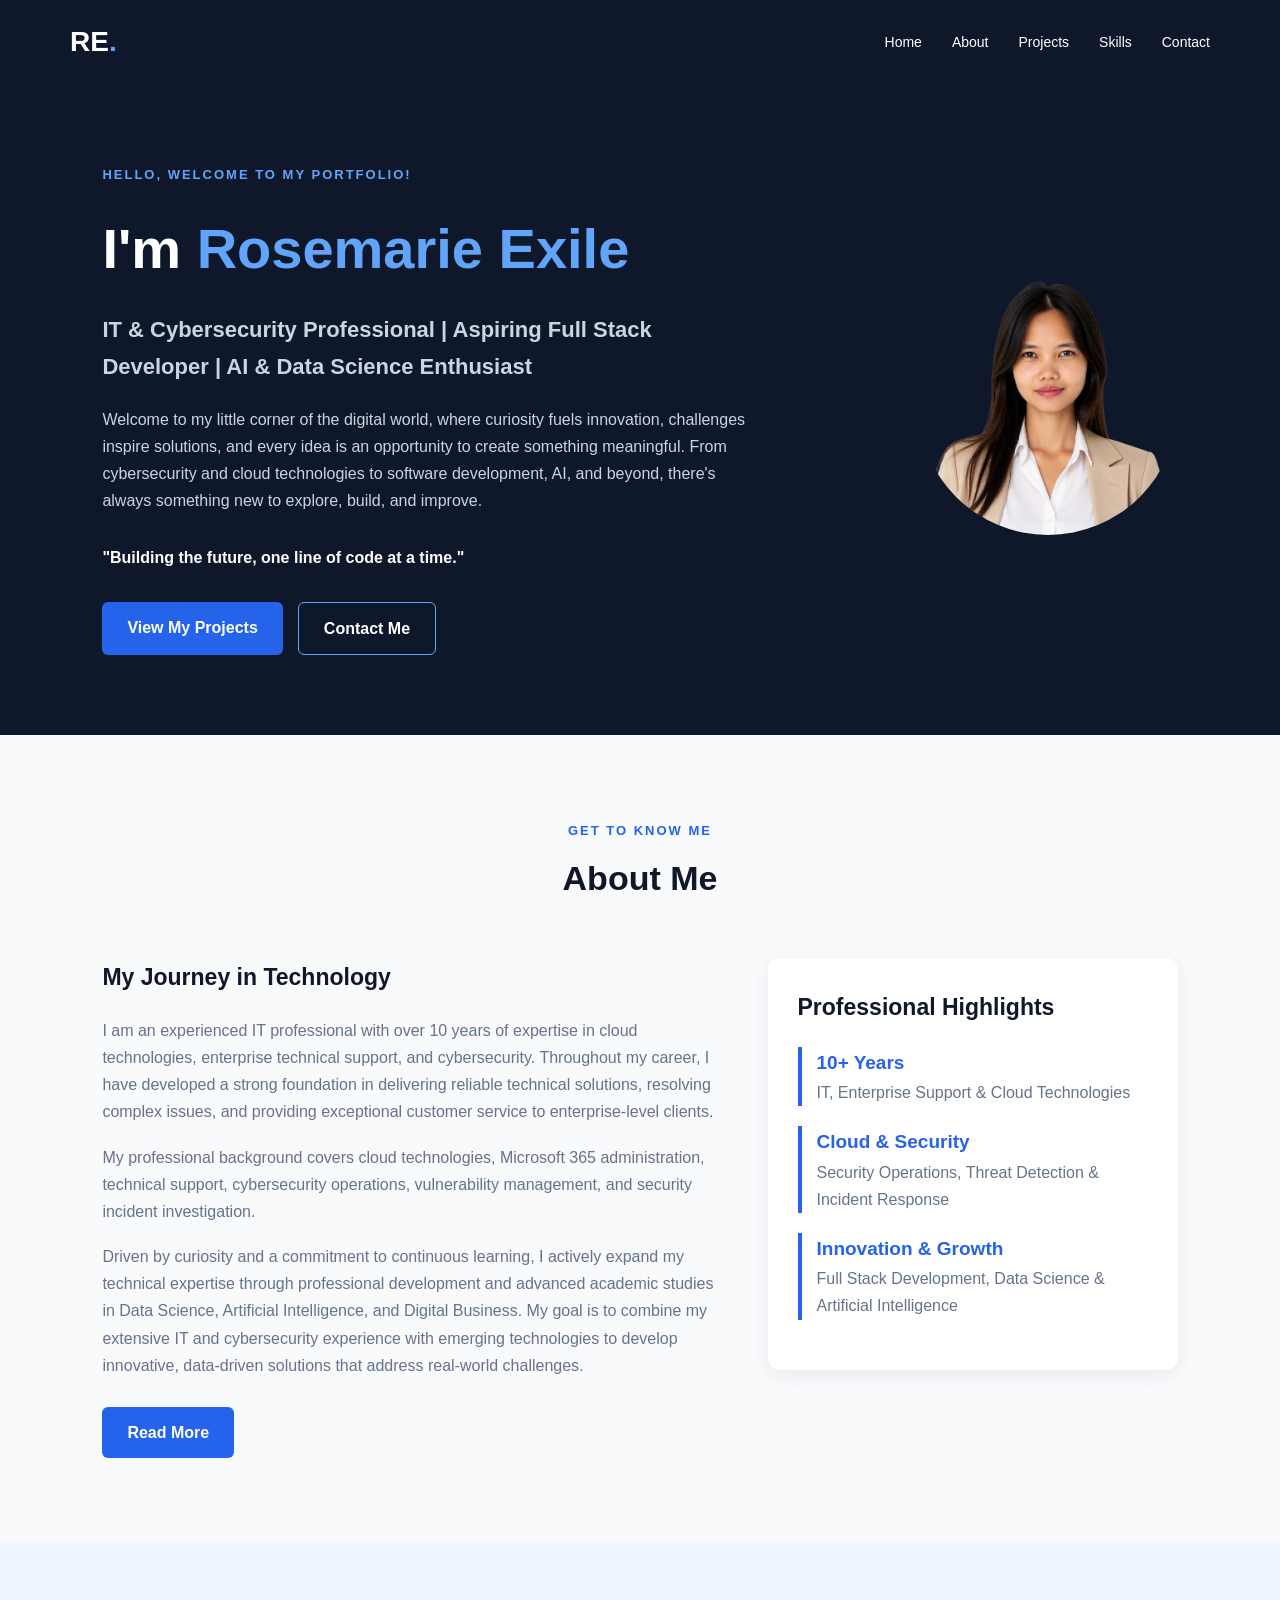
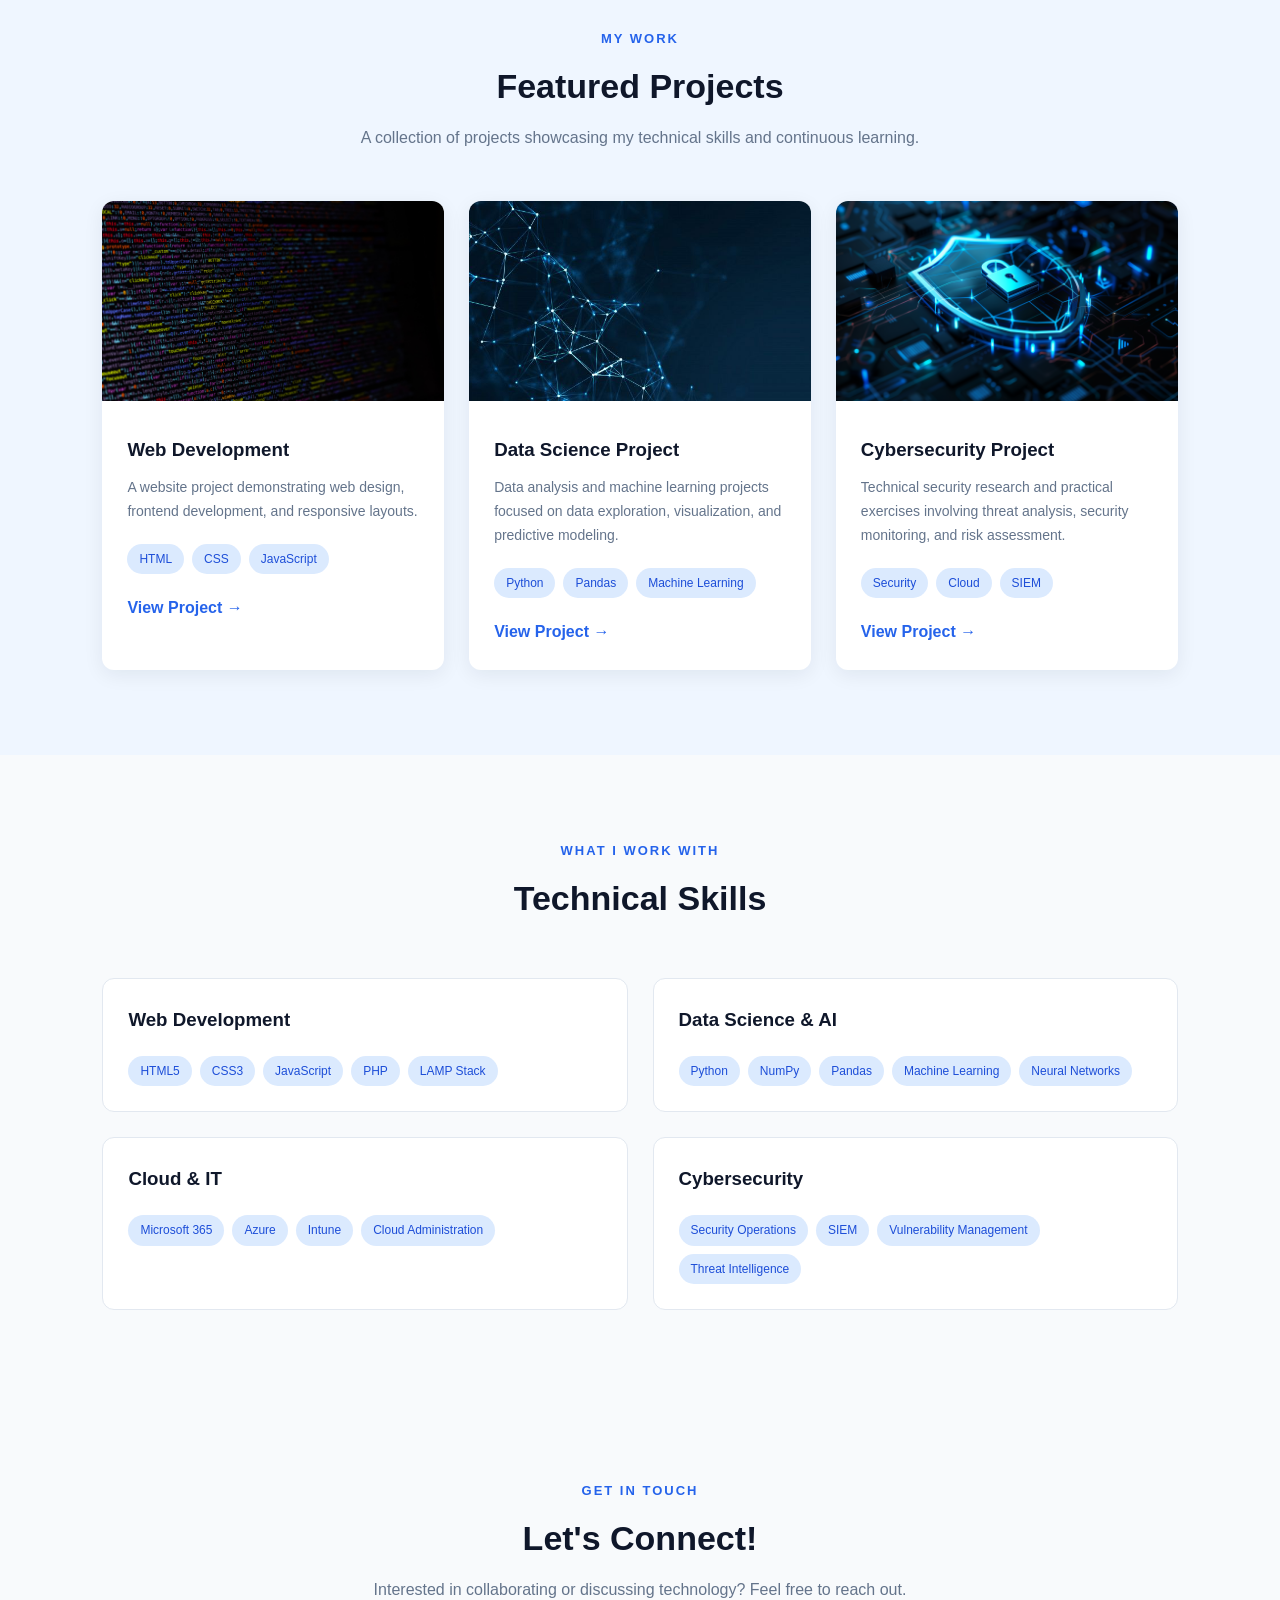
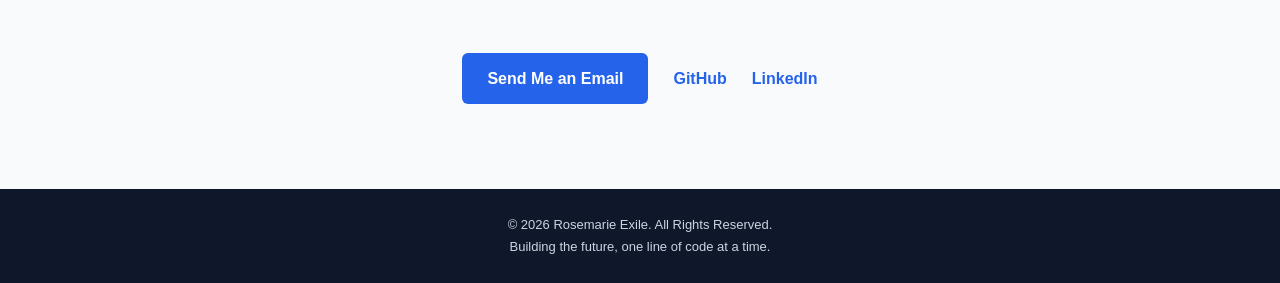
<file: index.html>
<!DOCTYPE html>
<html lang="en">
<head>
    <meta charset="UTF-8">
    <meta name="viewport" content="width=device-width, initial-scale=1.0">
    <meta name="description" content="Rosemarie Exile's professional portfolio showcasing development projects, technical skills, and experience.">

    <title>Rosemarie Exile | Portfolio</title>

    <link rel="stylesheet" href="style.css">
</head>

<body>

    <!-- NAVIGATION -->
    <header class="header">
        <nav class="navbar">
            <a href="#home" class="logo">RE<span>.</span></a>

            <ul class="nav-links">
                <li><a href="#home">Home</a></li>
                <li><a href="about.html">About</a></li>
                <li><a href="#projects">Projects</a></li>
                <li><a href="#skills">Skills</a></li>
                <li><a href="#contact">Contact</a></li>
            </ul>
        </nav>
    </header>

    <main>

        <!-- HOME / HERO SECTION -->
        <section id="home" class="hero">
            <div class="hero-content">
                <p class="greeting">HELLO, WELCOME TO MY PORTFOLIO!</p>

                <h1>I'm <span>Rosemarie Exile</span></h1>

                <h2>IT & Cybersecurity Professional | Aspiring Full Stack Developer 
                    | AI & Data Science Enthusiast</h2>

                <p class="hero-description">
                    Welcome to my little corner of the digital world, where curiosity 
                    fuels innovation, challenges inspire solutions, and every idea is an 
                    opportunity to create something meaningful. From cybersecurity and 
                    cloud technologies to software development, AI, and beyond, there's 
                    always something new to explore, build, and improve.
                </p>
                <p class="hero-motto"><strong>"Building the future, one line of code at a time."</strong></p>
                
                <div class="hero-buttons">
                    <a href="#projects" class="btn primary-btn">
                        View My Projects
                    </a>

                    <a href="#contact" class="btn secondary-btn">
                        Contact Me
                    </a>
                </div>
                
            </div>

            <div class="hero-image">
                <img src="images/profilepic.png" alt="Portrait of Rosemarie Exile">
            </div>
        </section>

        <!-- ABOUT SECTION -->
        <section id="about" class="section">
            <div class="section-heading">
                <p>GET TO KNOW ME</p>
                <h2>About Me</h2>
            </div>

            <div class="about-content">
                <div class="about-text">
                    <h3>My Journey in Technology</h3>

                    <p>
                        I am an experienced IT professional with over 10 years of expertise 
                        in cloud technologies, enterprise technical support, and 
                        cybersecurity. Throughout my career, I have developed a strong 
                        foundation in delivering reliable technical solutions, resolving 
                        complex issues, and providing exceptional customer service to 
                        enterprise-level clients.
                    </p>

                    <p>
                        My professional background covers cloud technologies, Microsoft 365 
                        administration, technical support, cybersecurity operations, 
                        vulnerability management, and security incident investigation.
                    </p>

                    <p>
                        Driven by curiosity and a commitment to continuous learning, 
                        I actively expand my technical expertise through professional 
                        development and advanced academic studies in Data Science, 
                        Artificial Intelligence, and Digital Business. My goal is to 
                        combine my extensive IT and cybersecurity experience with emerging 
                        technologies to develop innovative, data-driven solutions that 
                        address real-world challenges.
                    </p>

                    <a href="about.html" class="btn primary-btn">
                        Read More 
                    </a>
                </div>

                <div class="about-card">
                    <h3>Professional Highlights</h3>

                    <div class="highlight">
                        <h4>10+ Years</h4>
                        <p>IT, Enterprise Support & Cloud Technologies</p>
                    </div>

                    <div class="highlight">
                        <h4>Cloud & Security</h4>
                        <p>Security Operations, Threat Detection & Incident Response</p>
                    </div>

                    <div class="highlight">
                        <h4>Innovation & Growth</h4>
                        <p>Full Stack Development, Data Science & Artificial Intelligence</p>
                    </div>
                </div>
            </div>
        </section>

        <!-- PROJECTS SECTION -->
        <section id="projects" class="section projects-section">
            <div class="section-heading">
                <p>MY WORK</p>
                <h2>Featured Projects</h2>
                <span>
                    A collection of projects showcasing my technical skills
                    and continuous learning.
                </span>
            </div>

            <div class="project-grid">

                <article class="project-card">
                    <img src="images/web-dev.jpg" alt="Web development projects">

                    <div class="project-info">
                        <h3>Web Development</h3>
                        <p>
                            A website project demonstrating web design,
                            frontend development, and responsive layouts.
                        </p>

                        <div class="project-tags">
                            <span>HTML</span>
                            <span>CSS</span>
                            <span>JavaScript</span>
                        </div>

                        <a href="#" target="_blank" rel="noopener noreferrer">
                            View Project →
                        </a>
                    </div>
                </article>

                <article class="project-card">
                    <img src="images/data-science.jpg" alt="Data science project">

                    <div class="project-info">
                        <h3>Data Science Project</h3>
                        <p>
                            Data analysis and machine learning projects
                            focused on data exploration, visualization,
                            and predictive modeling.
                        </p>

                        <div class="project-tags">
                            <span>Python</span>
                            <span>Pandas</span>
                            <span>Machine Learning</span>
                        </div>

                        <a href="#" target="_blank" rel="noopener noreferrer">
                            View Project →
                        </a>
                    </div>
                </article>

                <article class="project-card">
                    <img src="images/cybersecurity.jpg" alt="Cybersecurity project">

                    <div class="project-info">
                        <h3>Cybersecurity Project</h3>
                        <p>
                            Technical security research and practical
                            exercises involving threat analysis,
                            security monitoring, and risk assessment.
                        </p>

                        <div class="project-tags">
                            <span>Security</span>
                            <span>Cloud</span>
                            <span>SIEM</span>
                        </div>

                        <a href="#" target="_blank" rel="noopener noreferrer">
                            View Project →
                        </a>
                    </div>
                </article>

            </div>
        </section>

        <!-- SKILLS SECTION -->
        <section id="skills" class="section">
            <div class="section-heading">
                <p>WHAT I WORK WITH</p>
                <h2>Technical Skills</h2>
            </div>

            <div class="skills-grid">

                <div class="skill-category">
                    <h3>Web Development</h3>
                    <div class="skill-list">
                        <span>HTML5</span>
                        <span>CSS3</span>
                        <span>JavaScript</span>
                        <span>PHP</span>
                        <span>LAMP Stack</span>
                    </div>
                </div>

                <div class="skill-category">
                    <h3>Data Science & AI</h3>
                    <div class="skill-list">
                        <span>Python</span>
                        <span>NumPy</span>
                        <span>Pandas</span>
                        <span>Machine Learning</span>
                        <span>Neural Networks</span>
                    </div>
                </div>

                <div class="skill-category">
                    <h3>Cloud & IT</h3>
                    <div class="skill-list">
                        <span>Microsoft 365</span>
                        <span>Azure</span>
                        <span>Intune</span>
                        <span>Cloud Administration</span>
                    </div>
                </div>

                <div class="skill-category">
                    <h3>Cybersecurity</h3>
                    <div class="skill-list">
                        <span>Security Operations</span>
                        <span>SIEM</span>
                        <span>Vulnerability Management</span>
                        <span>Threat Intelligence</span>
                    </div>
                </div>

            </div>
        </section>

        <!-- CONTACT SECTION -->
        <section id="contact" class="section contact-section">
            <div class="section-heading">
                <p>GET IN TOUCH</p>
                <h2>Let's Connect!</h2>

                <span>
                    Interested in collaborating or discussing technology?
                    Feel free to reach out.
                </span>
            </div>

            <div class="contact-links">
                <a href="mailto:your-email@example.com" class="btn primary-btn">
                    Send Me an Email
                </a>

                <a href="https://github.com/bluefirerose"
                   target="_blank"
                   rel="noopener noreferrer">
                    GitHub
                </a>

                <a href="https://www.linkedin.com/in/rosemarie-exile-169563162/"
                   target="_blank"
                   rel="noopener noreferrer">
                    LinkedIn
                </a>
            </div>
        </section>

    </main>

    <!-- FOOTER -->
    <footer class="footer">
        <p>© 2026 Rosemarie Exile. All Rights Reserved.</p>
        <p>Building the future, one line of code at a time.</p>
    </footer>

</body>
</html>
</file>
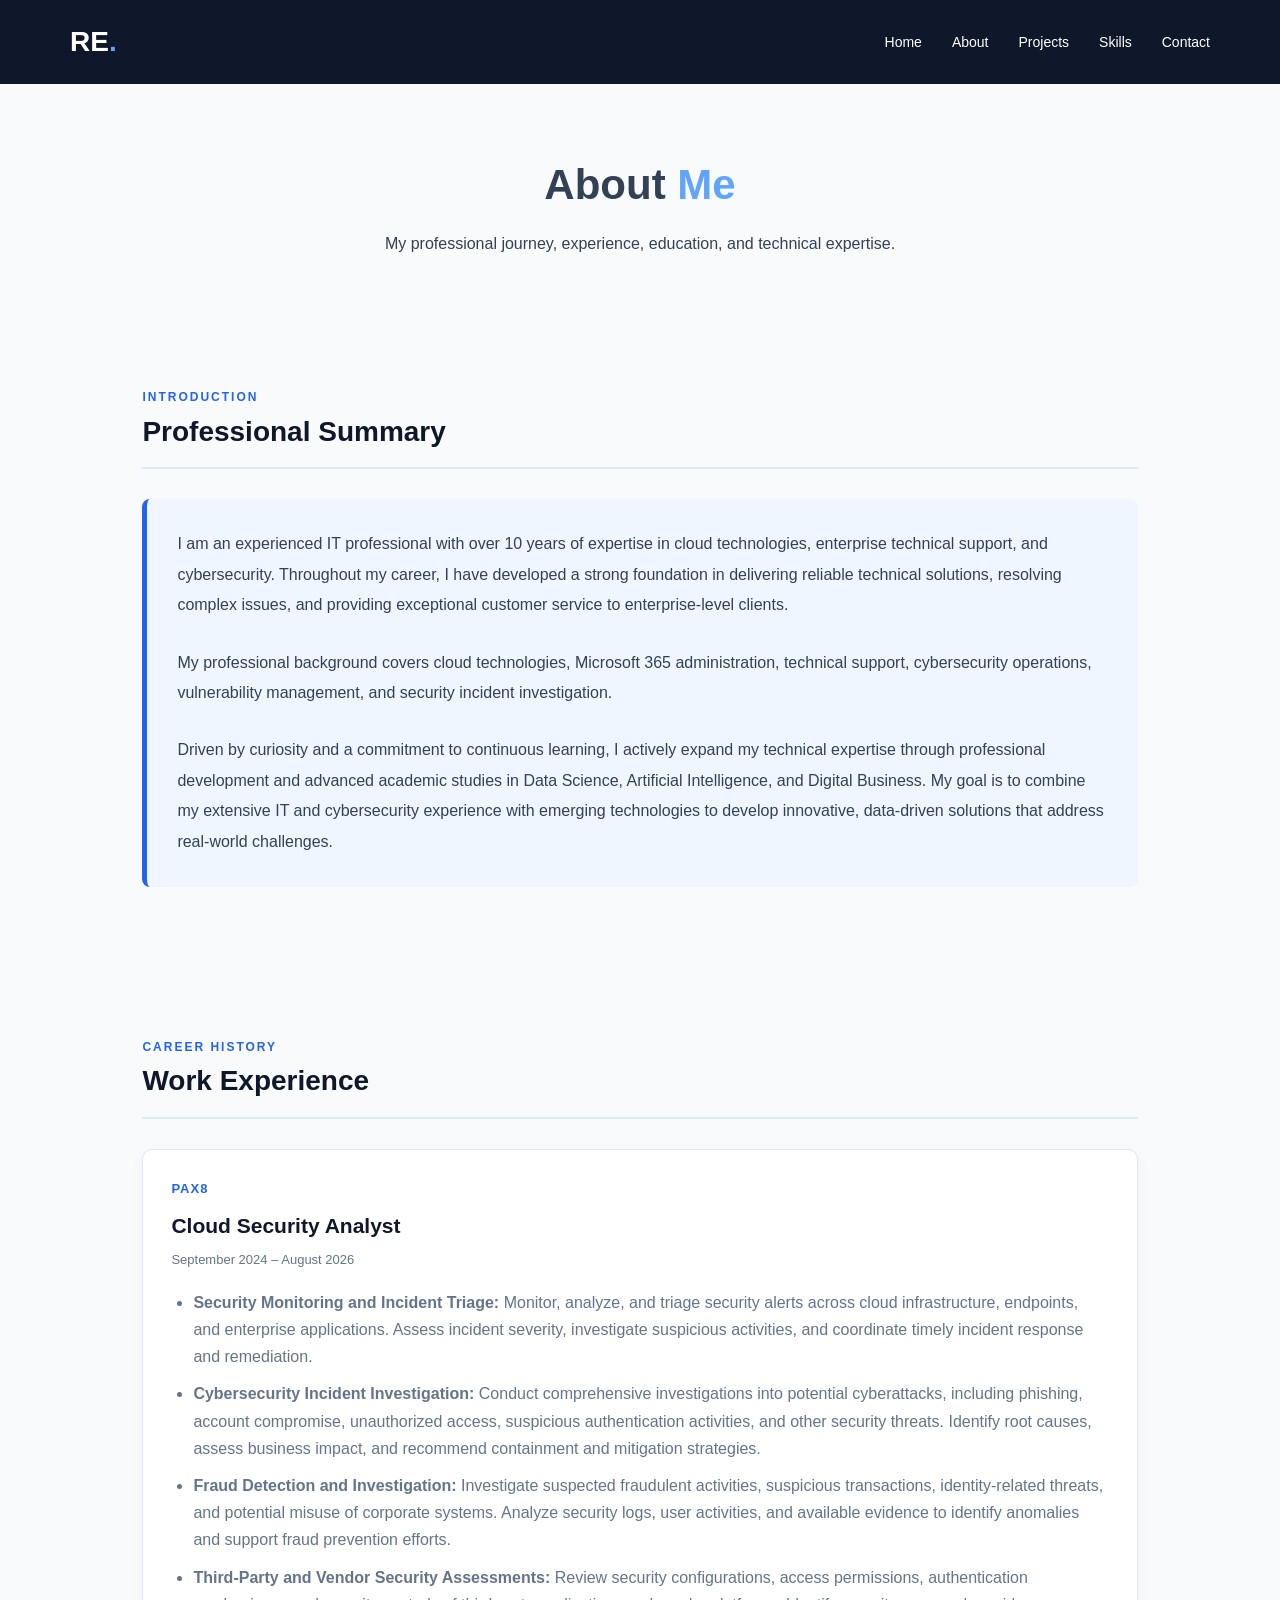
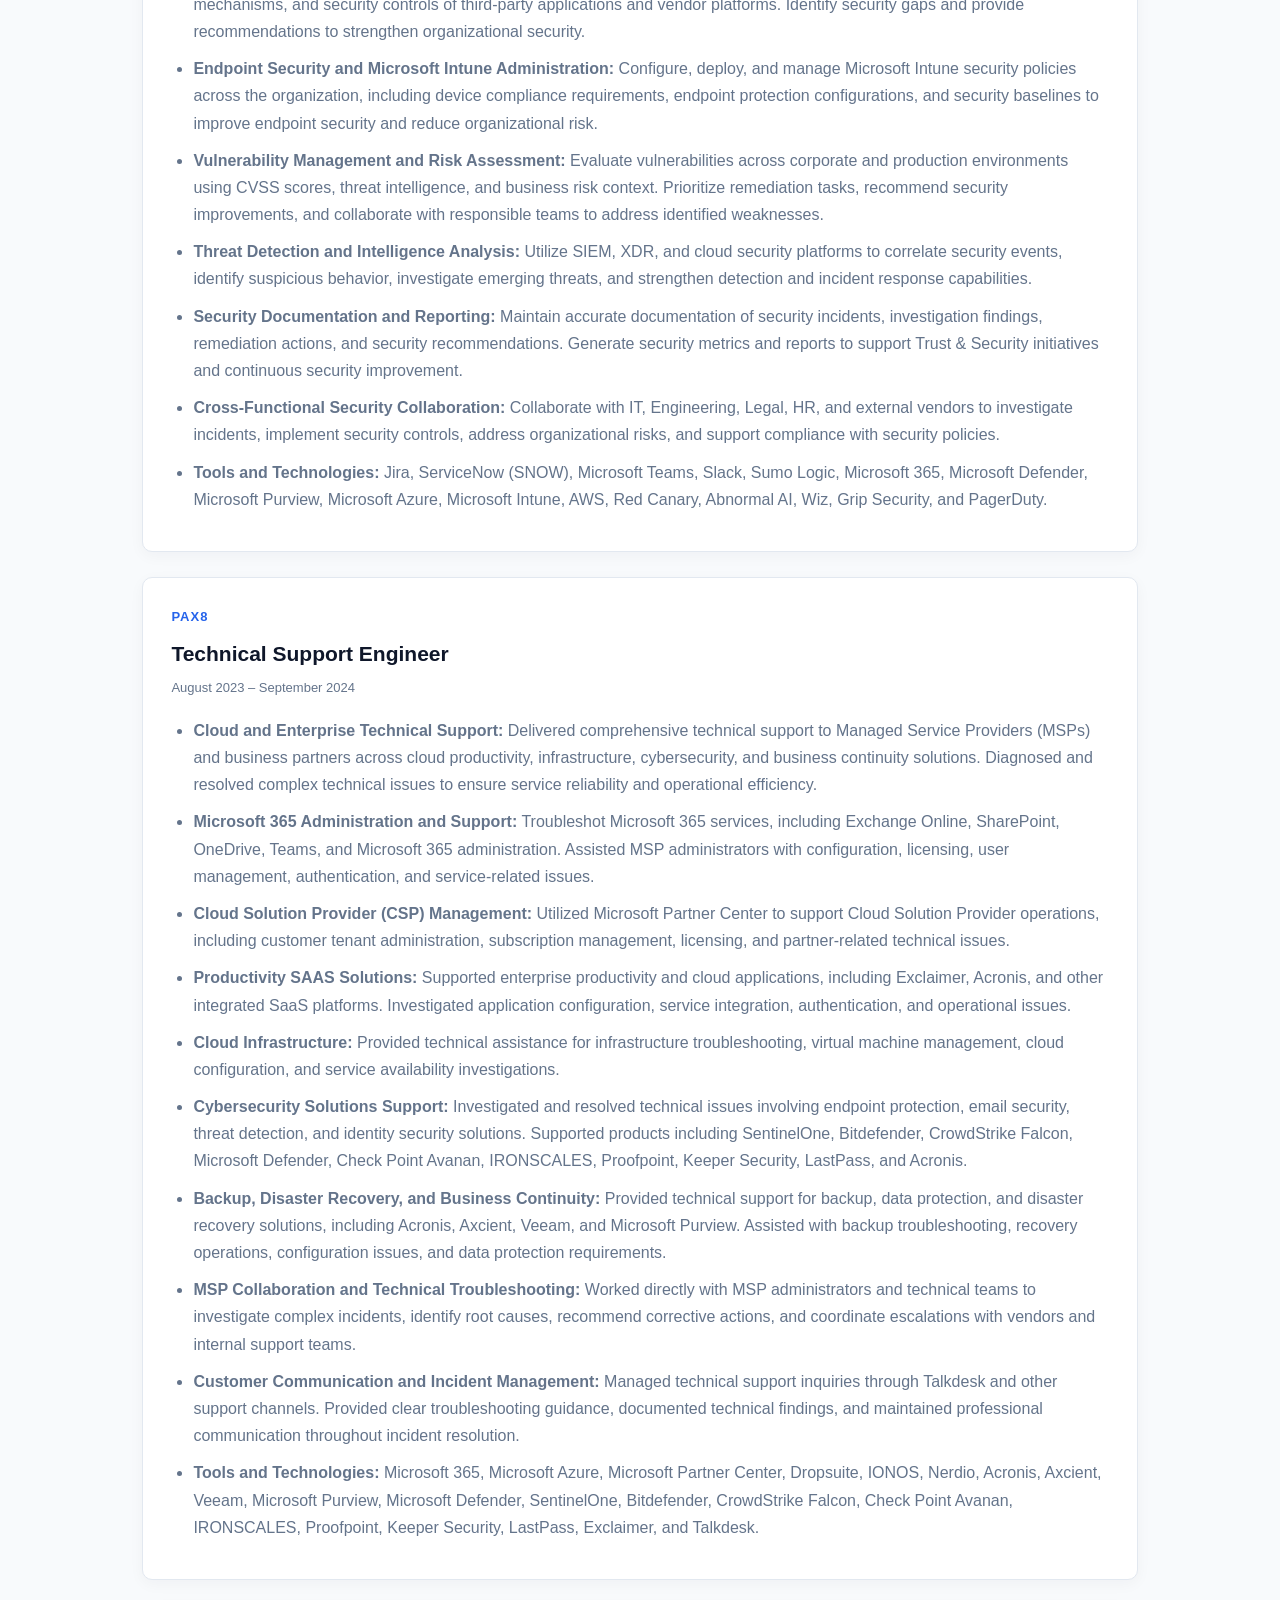
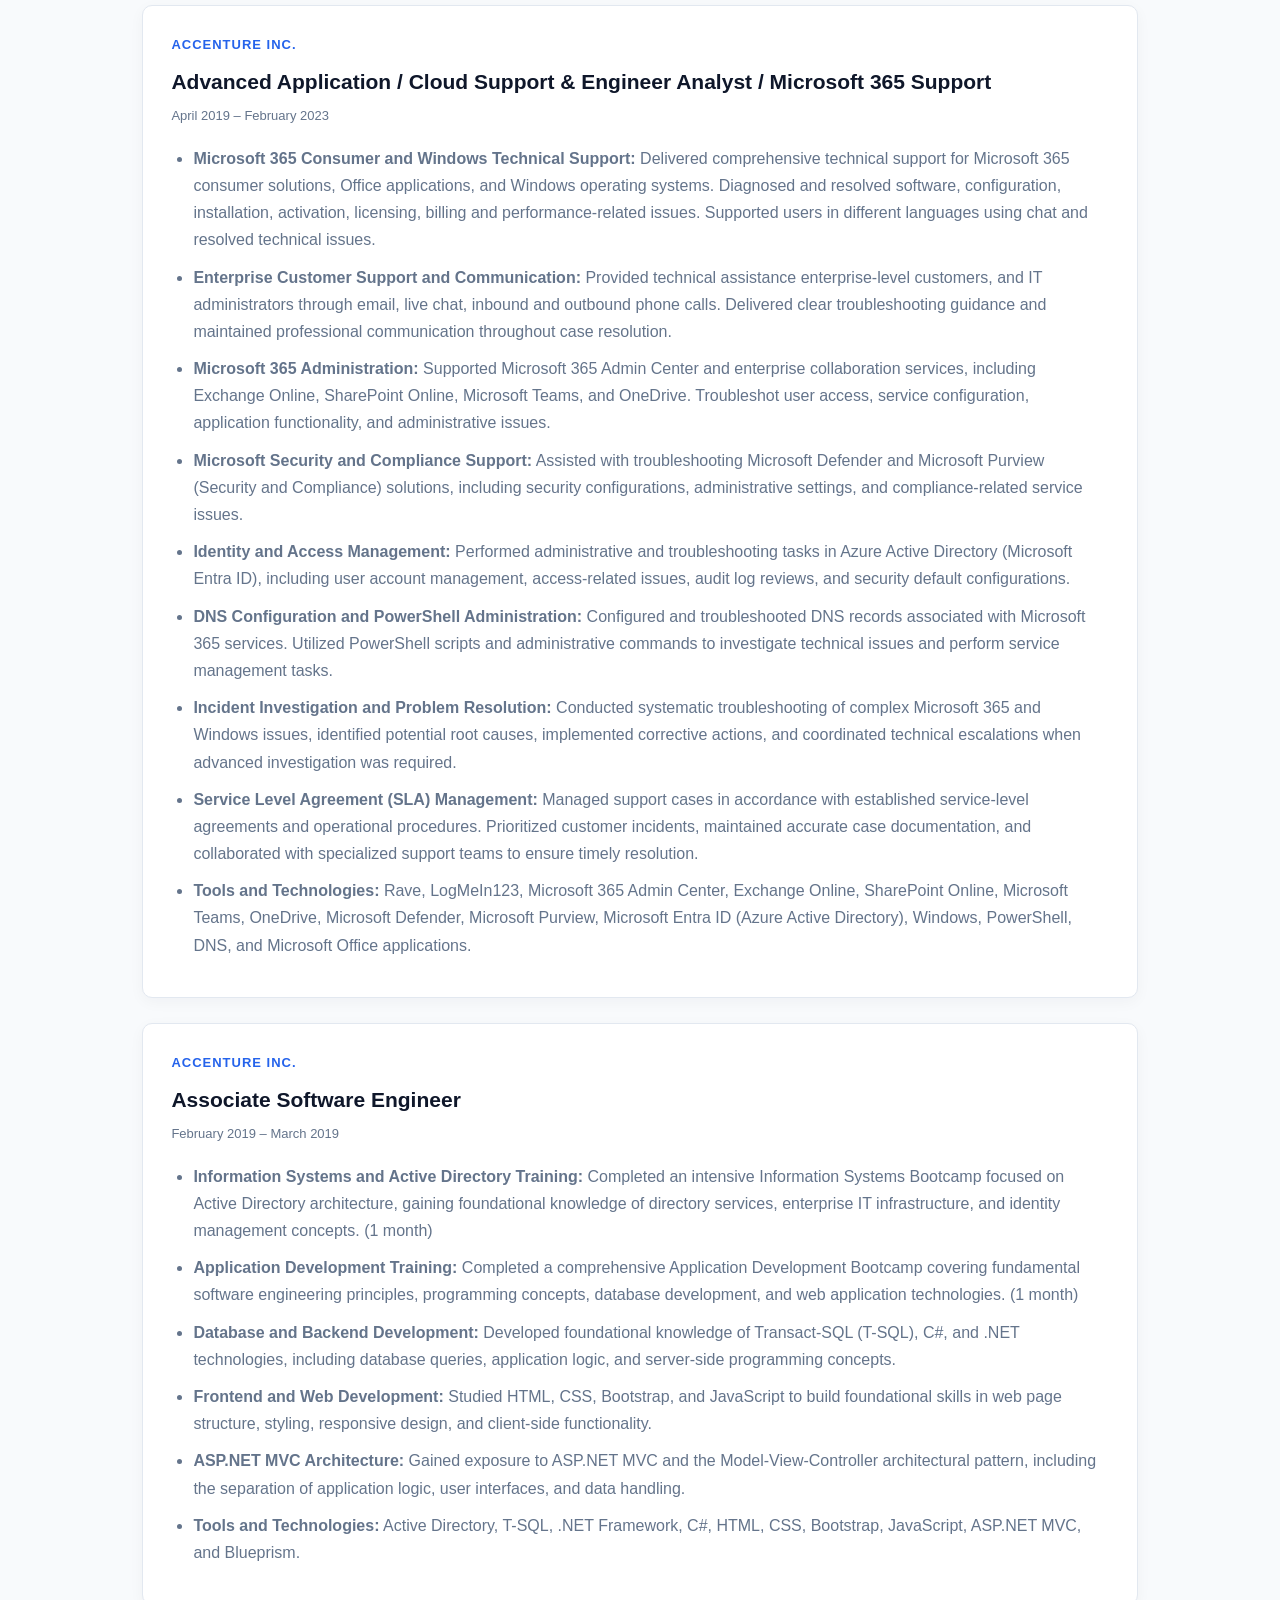
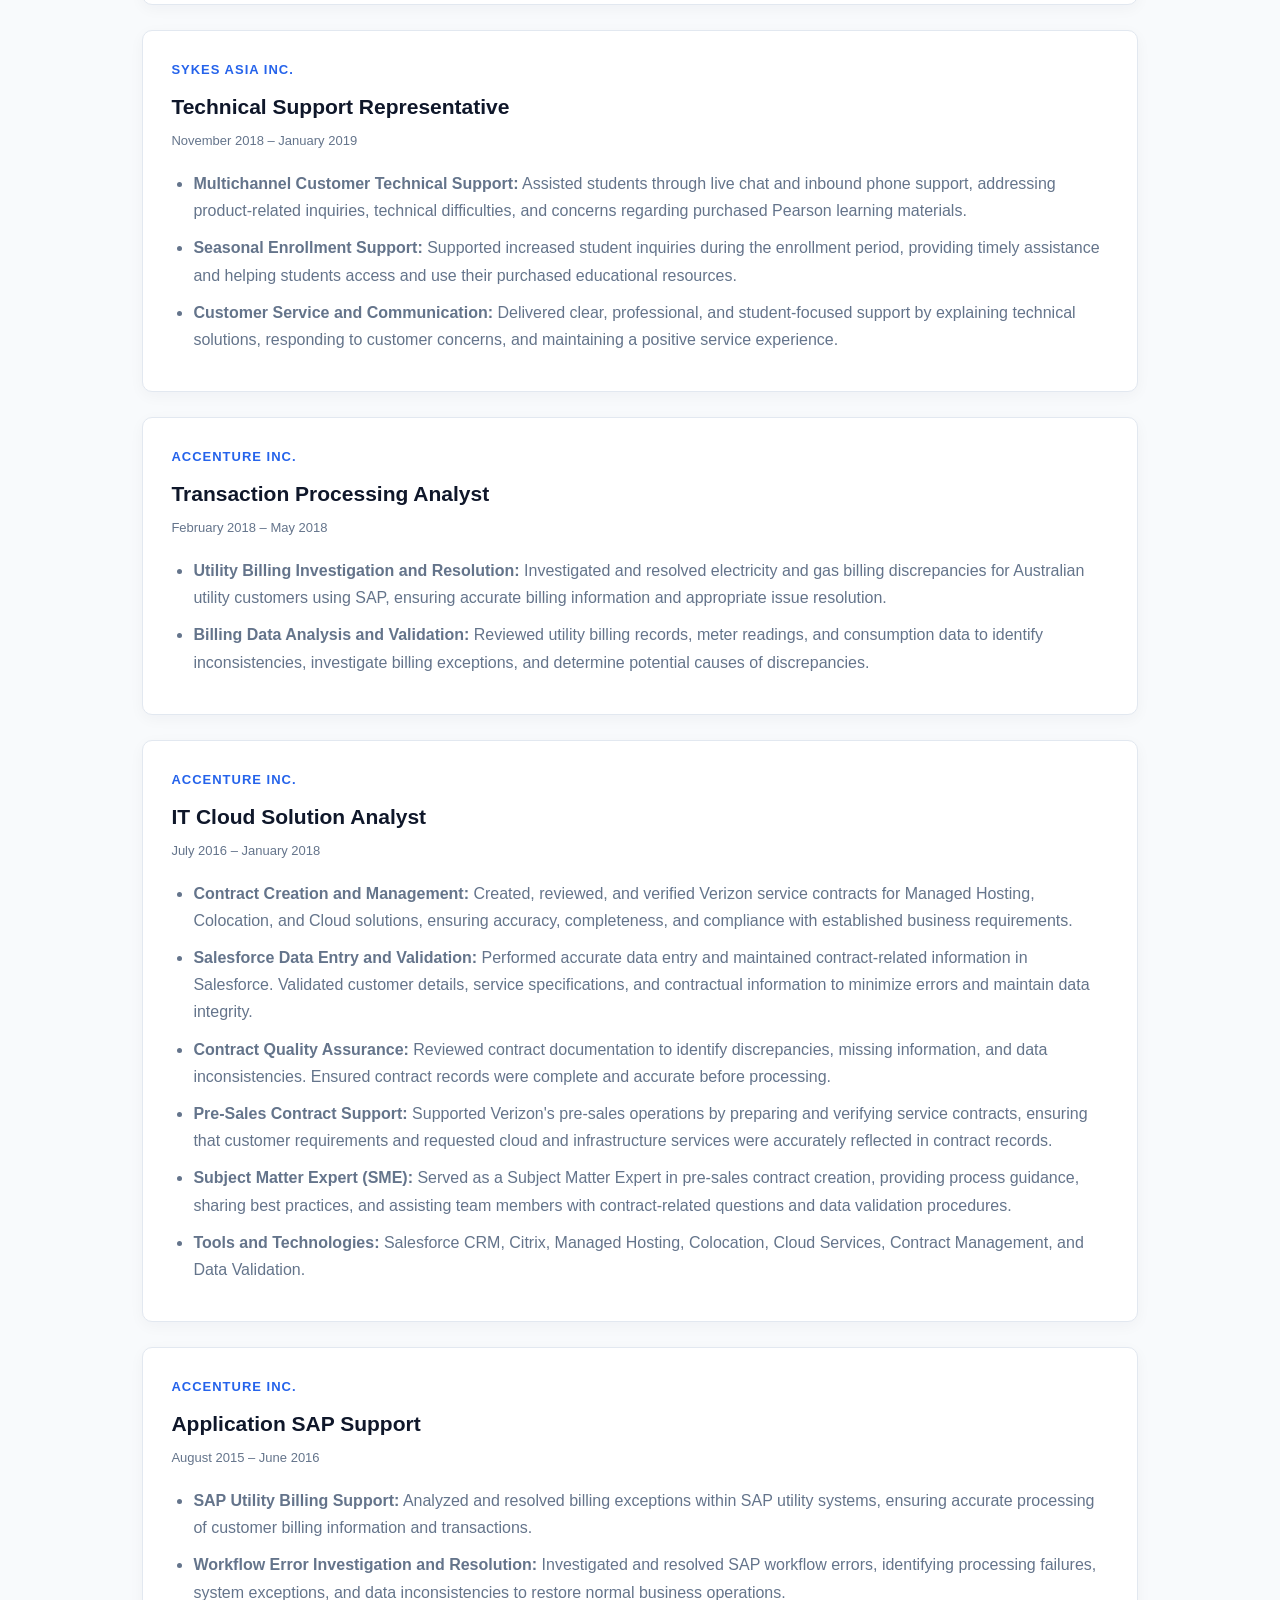
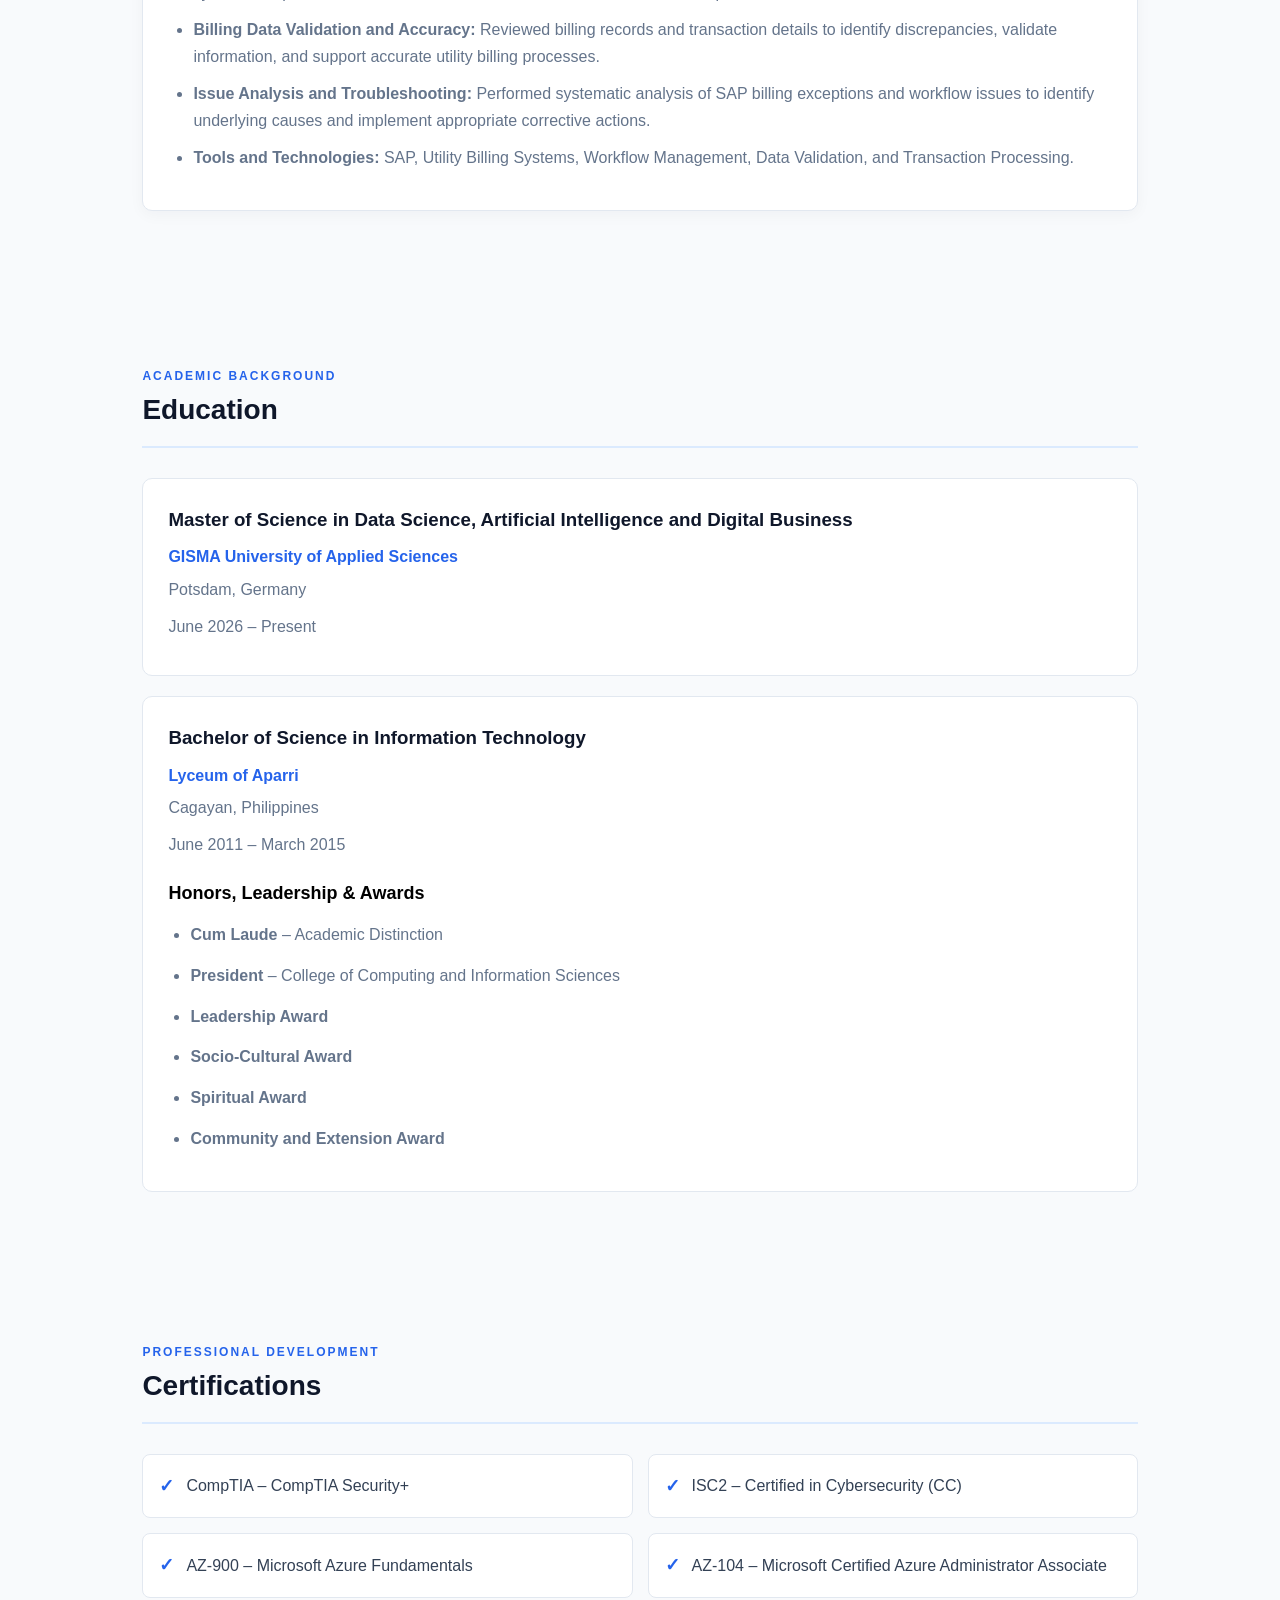
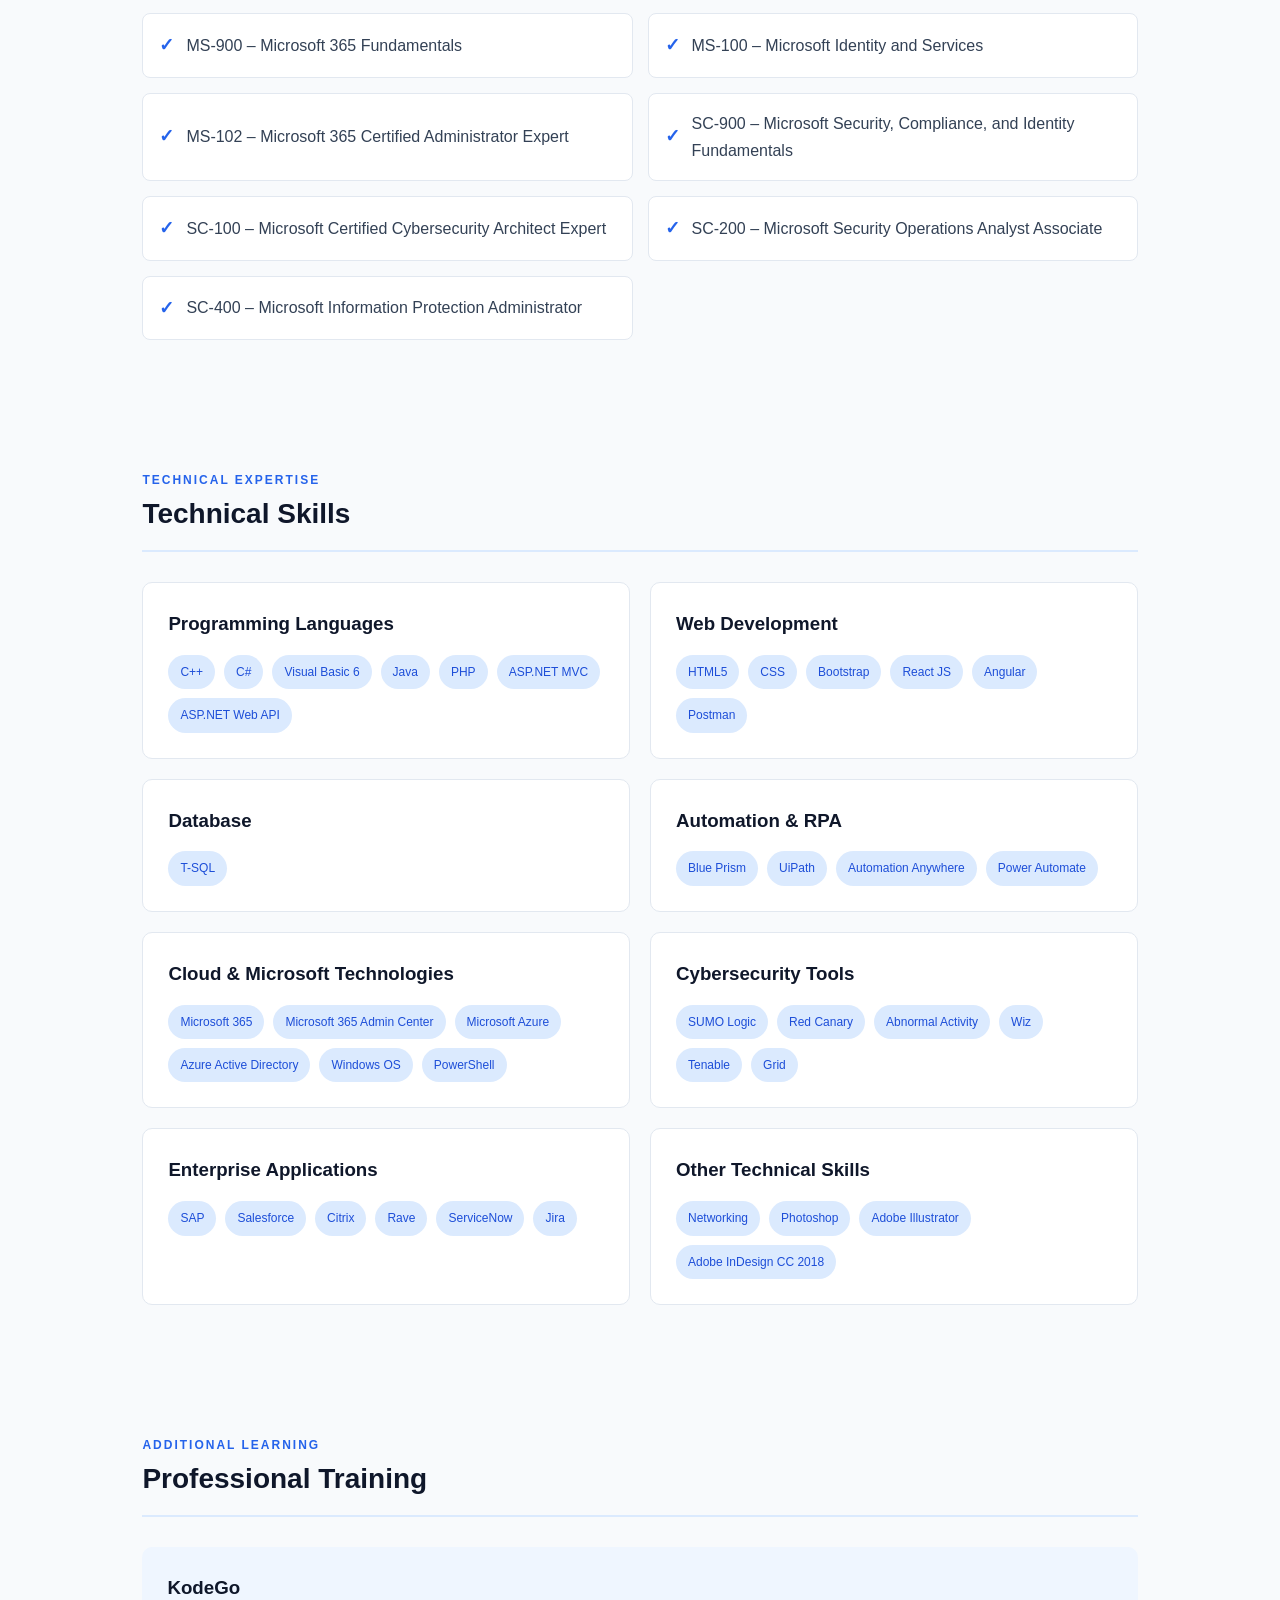
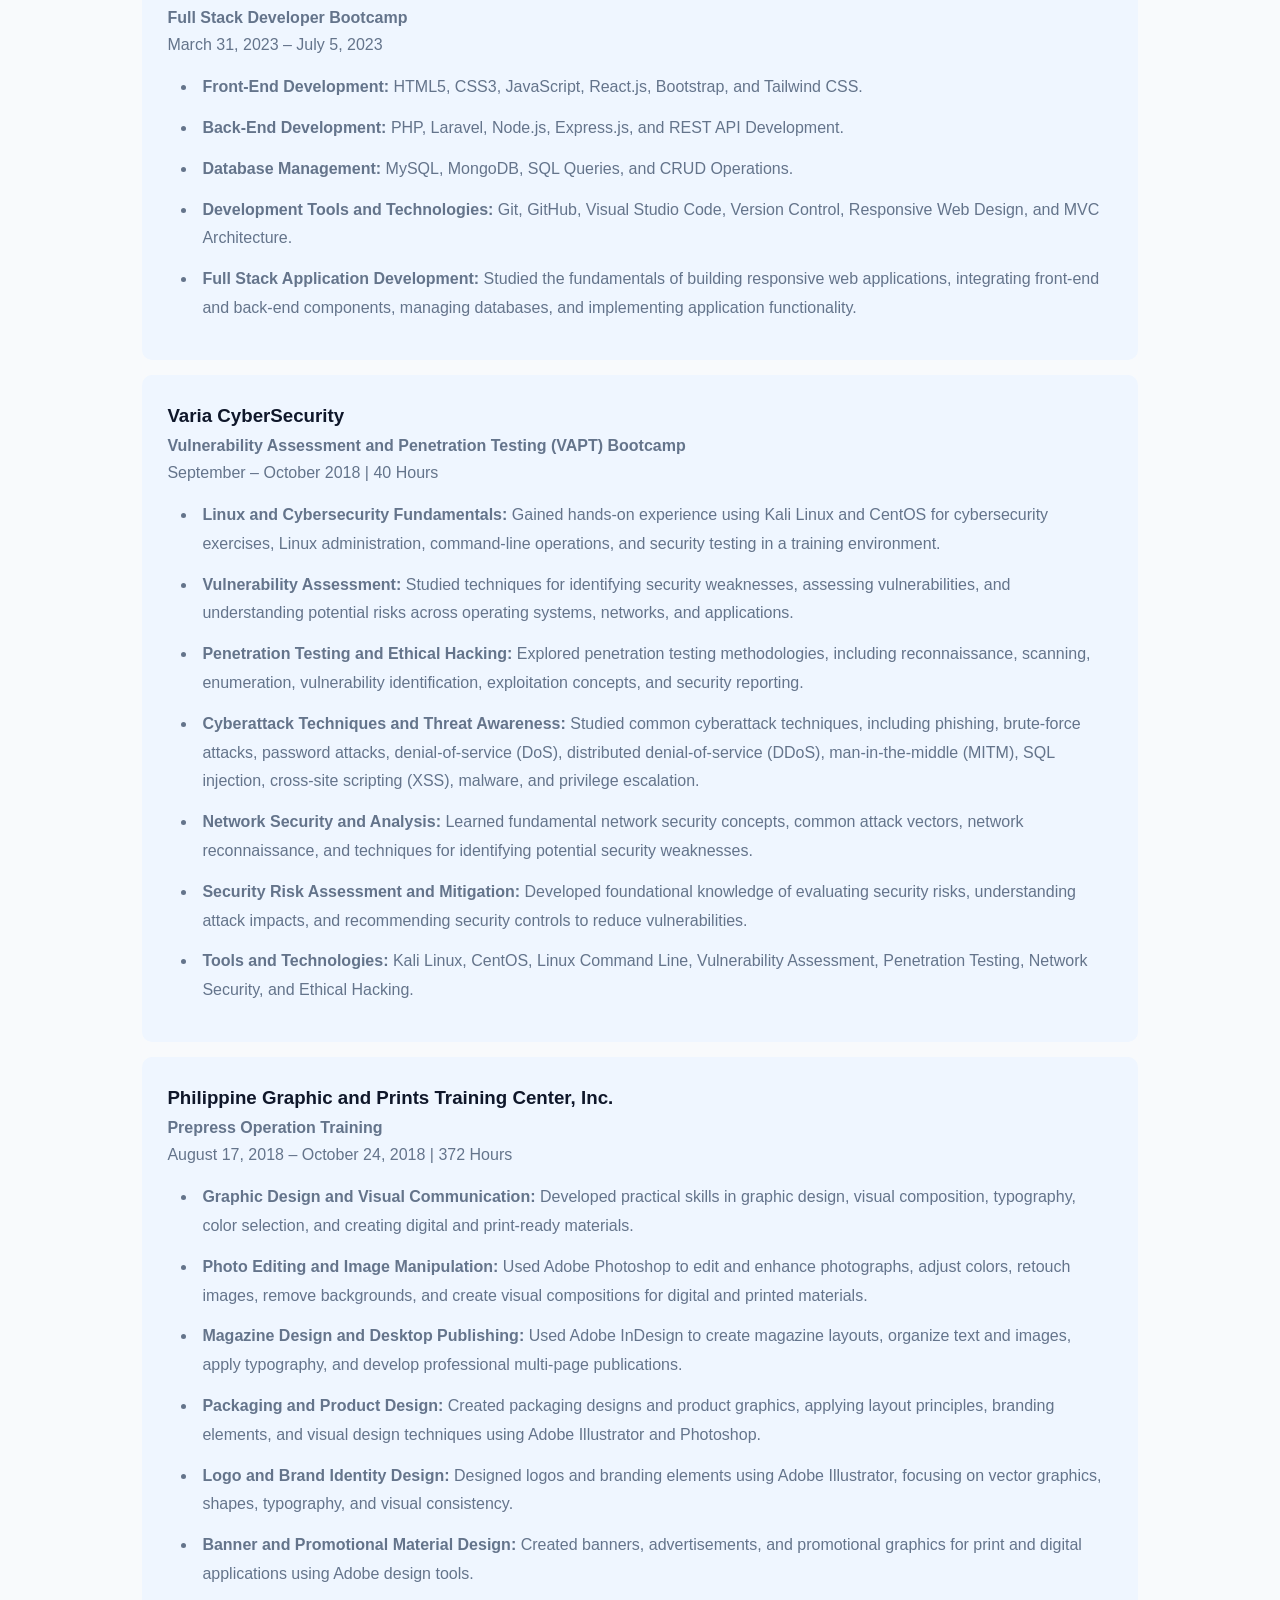
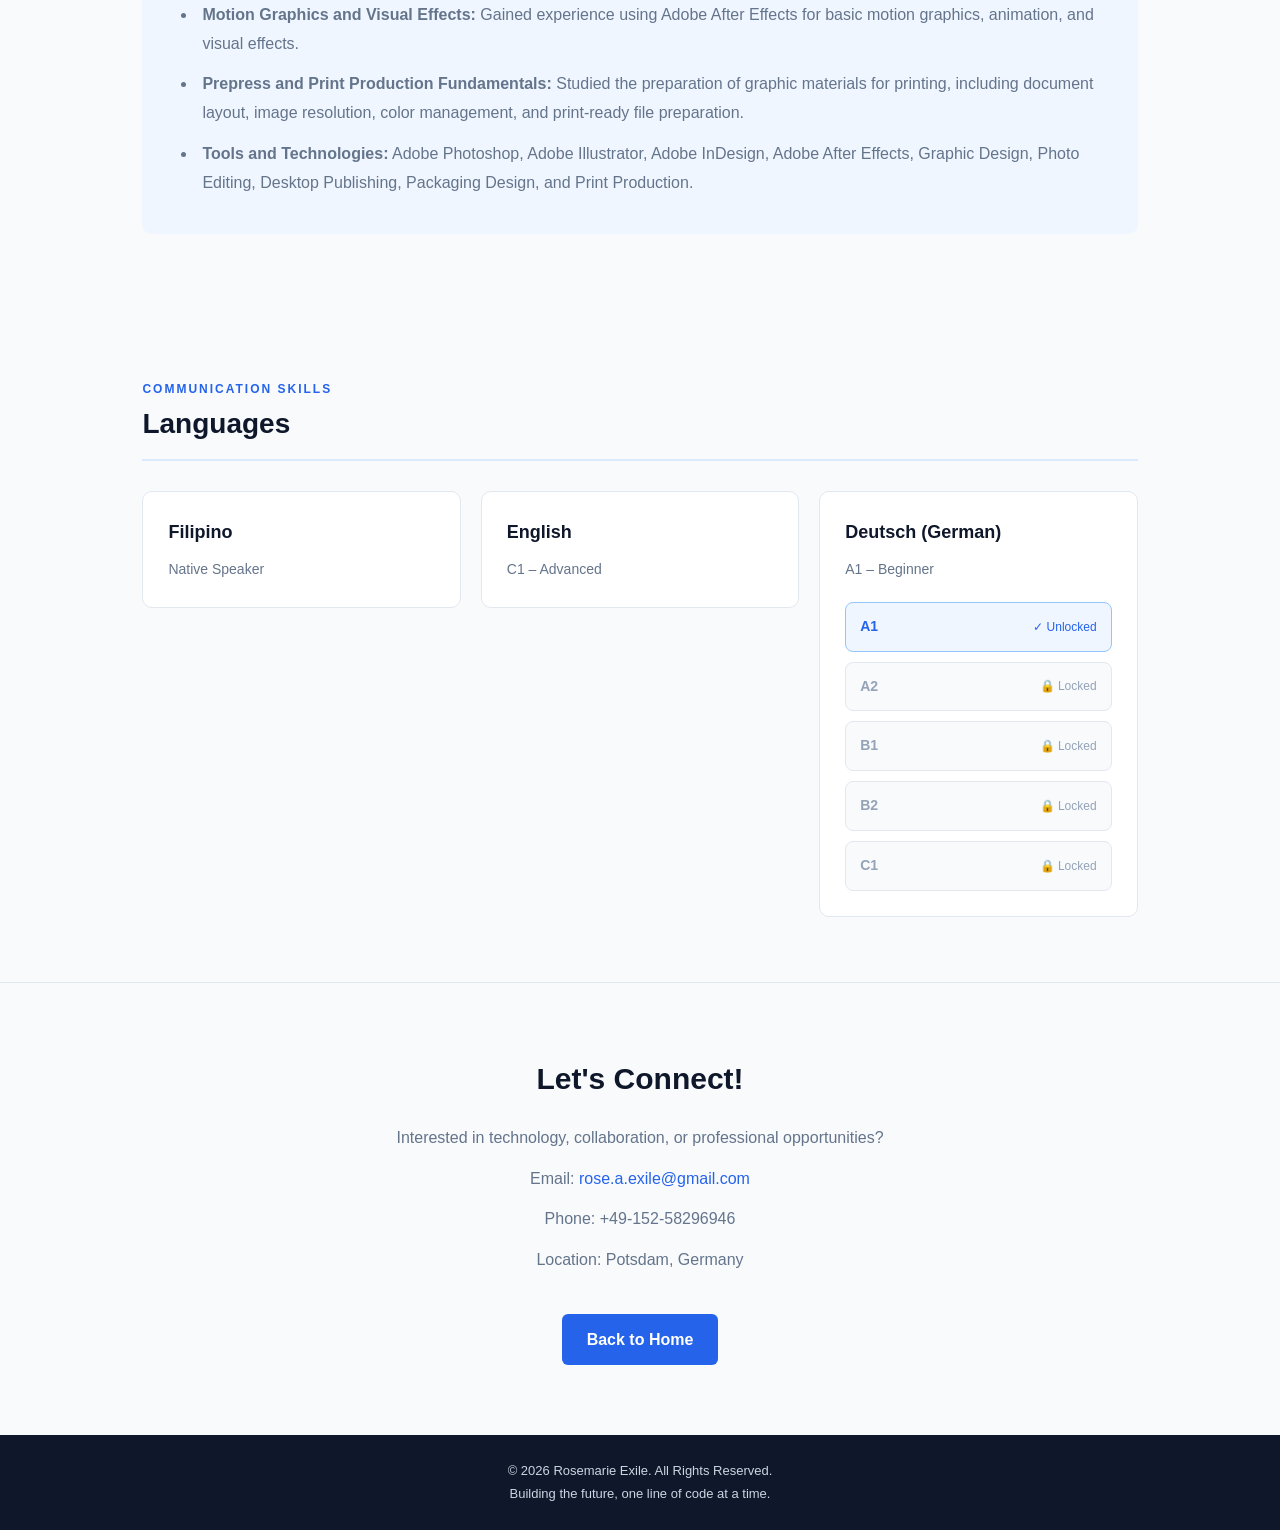
<file: about.html>
<!DOCTYPE html>
<html lang="en">

<head>
    <meta charset="UTF-8">
    <meta name="viewport" content="width=device-width, initial-scale=1.0">

    <meta name="description" content="Professional background, work experience, education, certifications, and technical skills of Rosemarie Exile.">

    <title>About Me | Rosemarie Exile</title>

    <link rel="stylesheet" href="style.css">

    <style>
        /* ABOUT PAGE */
        .about-hero {
            
            padding: 65px 8%;
            text-align: center;
        }

        .about-hero h1 {
            font-size: 42px;
            margin-bottom: 10px;
        }

        .about-hero h1 span {
            color: #60a5fa;
        }

        .about-hero p {
            color: var(--text);
        }

        .resume-section {
            padding: 65px 8%;
            max-width: 1200px;
            margin: auto;
        }
        

        .resume-heading {
            margin-bottom: 30px;
            border-bottom: 2px solid #dbeafe;
            padding-bottom: 12px;
        }

        .resume-heading h2 {
            color: var(--dark);
            font-size: 28px;
        }

        .resume-heading p {
            color: var(--primary);
            font-size: 12px;
            font-weight: bold;
            letter-spacing: 2px;
        }

        .summary-card {
            background: #eff6ff;
            border-left: 5px solid var(--primary);
            padding: 30px;
            border-radius: 8px;
            margin-bottom: 20px;
        }

        .summary-card p {
            color: var(--text);
            line-height: 1.9;
        }

        /* EXPERIENCE */
        .experience-card {
            background: white;
            border: 1px solid #e2e8f0;
            border-radius: 10px;
            padding: 28px;
            margin-bottom: 25px;
            box-shadow: 0 4px 15px rgba(15, 23, 42, 0.04);
        }

        .company-name {
            color: var(--primary);
            font-size: 13px;
            font-weight: bold;
            letter-spacing: 1px;
            margin-bottom: 8px;
        }

        .job-title {
            color: var(--dark);
            font-size: 21px;
            margin-bottom: 5px;
        }

        .job-date {
            color: var(--muted);
            font-size: 13px;
            margin-bottom: 18px;
        }

        .experience-card ul {
            padding-left: 22px;
        }

        .experience-card li {
            color: var(--muted);
            margin-bottom: 10px;
            line-height: 1.7;
        }

        /* EDUCATION */
        .education-card {
            background: white;
            border: 1px solid #e2e8f0;
            border-radius: 10px;
            padding: 25px;
            margin-bottom: 20px;
        }

        .education-card h3 {
            color: var(--dark);
            margin-bottom: 8px;
        }

        .education-card h4 {
            color: var(--primary);
            margin-bottom: 5px;
        }

        .education-card p {
            color: var(--muted);
            margin-bottom: 10px;
        }
        .education-awards {
            margin-top: 20px;
        }

        .education-awards h3 {
            font-size: 18px;
            font-weight: 700;
            color: #000000;
            margin-bottom: 12px;
        }

        .awards-list {
            padding-left: 22px;
        }

        .awards-list li {
            color: #64748b;
            line-height: 1.8;
            margin-bottom: 12px;
        }

        .awards-list li strong {
            color: #64748b;
            font-weight: 600;
        }

        /* CERTIFICATIONS */
        .certification-grid {
            display: grid;
            grid-template-columns: repeat(2, 1fr);
            gap: 15px;
        }

        .certification-item {
            background: white;
            border: 1px solid #e2e8f0;
            border-radius: 8px;
            padding: 16px;
            color: var(--text);
            display: flex;
            align-items: center;
            gap: 12px;
        }

        .certification-item::before {
            content: "✓";
            color: var(--primary);
            font-weight: bold;
            font-size: 18px;
        }

        /* SKILLS */
        .resume-skills {
            display: grid;
            grid-template-columns: repeat(2, 1fr);
            gap: 20px;
        }

        .resume-skill-card {
            background: white;
            border: 1px solid #e2e8f0;
            border-radius: 10px;
            padding: 25px;
        }

        .resume-skill-card h3 {
            color: var(--dark);
            margin-bottom: 15px;
        }

        .skill-tags {
            display: flex;
            flex-wrap: wrap;
            gap: 9px;
        }

        .skill-tags span {
            background: #dbeafe;
            color: #1d4ed8;
            padding: 7px 12px;
            border-radius: 20px;
            font-size: 12px;
        }

        /* TRAINING */
        .training-card {
            background: #eff6ff;
            padding: 25px;
            border-radius: 10px;
            margin-bottom: 15px;
        }

        .training-card h3 {
            color: var(--dark);
        }

        .training-card p {
            color: var(--muted);
        }

        /* KodeGo Bootcamp Skills */
        .kodego-skills {
            padding-left: 30px;
            margin-top: 15px;
            list-style-type: disc;
        }

        .kodego-skills li {
            color: #64748b;
            line-height: 1.8;
            margin-bottom: 12px;
            padding-left: 5px;
        }

        .kodego-skills li strong {
            color: #64748b;
            font-weight: 600;
        }
        /* Varia CyberSecurity Bootcamp */
        .vapt-skills {
            padding-left: 30px;
            margin-top: 15px;
            list-style-type: disc;
        }

        .vapt-skills li {
            color: #64748b;
            line-height: 1.8;
            margin-bottom: 12px;
            padding-left: 5px;
        }

        .vapt-skills li strong {
            color: #64748b;
            font-weight: 600;
        }
        /* Prepress Operation Training */
        .prepress-skills {
            padding-left: 30px;
            margin-top: 15px;
            list-style-type: disc;
        }

        .prepress-skills li {
            color: #64748b;
            line-height: 1.8;
            margin-bottom: 12px;
            padding-left: 5px;
        }

        .prepress-skills li strong {
            color: #64748b;
            font-weight: 600;
        }


        /* LANGUAGES SECTION */
        .language-grid {
            display: grid;
            grid-template-columns: repeat(3, 1fr);
            gap: 20px;
            align-items: start;
        }

        .language-card {
            background: #ffffff;
            border: 1px solid #e2e8f0;
            border-radius: 10px;
            padding: 25px;
            transition: transform 0.3s ease,
                        box-shadow 0.3s ease;
        }

        .language-card:hover {
            transform: translateY(-4px);
            box-shadow: 0 6px 18px rgba(15, 23, 42, 0.08);
        }

        .language-card h3 {
            color: #0f172a;
            font-size: 18px;
            margin-bottom: 10px;
        }

        .language-level {
            color: #64748b;
            font-size: 14px;
            font-weight: 500;
        }

        /* GERMAN LEVEL PROGRESSION */
        .german-progress {
            margin-top: 20px;
            display: flex;
            flex-direction: column;
            gap: 10px;
        }

        .german-level {
            display: flex;
            justify-content: space-between;
            align-items: center;
            gap: 12px;
            padding: 12px 14px;
            border-radius: 8px;
            font-size: 14px;
            font-weight: 600;
        }

        /* CURRENT LEVEL */
        .german-level.unlocked {
            background: #eff6ff;
            border: 1px solid #93c5fd;
            color: #2563eb;
        }

        /* FUTURE LEVELS */
        .german-level.locked {
            background: #f8fafc;
            border: 1px solid #e2e8f0;
            color: #94a3b8;
        }

        .level-status {
            font-size: 12px;
            font-weight: 500;
        }

        .german-level.locked .level-status {
            color: #94a3b8;
        }

        /* RESPONSIVE DESIGN */
        @media (max-width: 768px) {
            .language-grid {
                grid-template-columns: 1fr;
            }
        }

        
        /* ABOUT PAGE CONTACT SECTION */
        .about-contact {
            background: #f8fafc;
            color: #334155;
            padding: 70px 8%;
            text-align: center;
            border-top: 1px solid #e2e8f0;
        }

        .about-contact h2 {
            color: #0f172a;
            font-size: 30px;
            margin-bottom: 20px;
        }

        .about-contact p {
            color: #64748b;
            margin-bottom: 12px;
            line-height: 1.8;
        }

        .about-contact p a {
            color: #2563eb;
            text-decoration: none;
        }

        .about-contact p a:hover {
            text-decoration: underline;
        }


        @media (max-width: 768px) {
            .about-hero h1 {
                font-size: 32px;
            }

            .certification-grid,
            .resume-skills {
                grid-template-columns: 1fr;
            }

            .resume-section {
                padding: 45px 20px;
            }

            .experience-card {
                padding: 20px;
            }
        }
    </style>
</head>

<body>

    <!-- NAVIGATION -->
    <header class="header">
        <nav class="navbar">

            <a href="index.html" class="logo">RE<span>.</span></a>

            <ul class="nav-links">
                <li><a href="index.html#home">Home</a></li>
                <li><a href="about.html">About</a></li>
                <li><a href="index.html#projects">Projects</a></li>
                <li><a href="index.html#skills">Skills</a></li>
                <li><a href="#contact">Contact</a></li>
            </ul>

        </nav>
    </header>

    <main>

        <!-- ABOUT HERO -->
        <section class="about-hero">

            <h1>About <span>Me</span></h1>

            <p>
                My professional journey, experience,
                education, and technical expertise.
            </p>

        </section>

        <!-- PROFESSIONAL SUMMARY -->
        <section class="resume-section">

            <div class="resume-heading">
                <p>INTRODUCTION</p>
                <h2>Professional Summary</h2>
            </div>

            <div class="summary-card">

                <p>
                    I am an experienced IT professional with over 10 years of expertise in 
                    cloud technologies, enterprise technical support, and cybersecurity. 
                    Throughout my career, I have developed a strong foundation in delivering 
                    reliable technical solutions, resolving complex issues, and providing 
                    exceptional customer service to enterprise-level clients.
                </p>   

                <br>

                <p>
                    My professional background covers cloud
                    technologies, Microsoft 365 administration,
                    technical support, cybersecurity
                    operations, vulnerability management, and
                    security incident investigation.
                </p>

                <br>

                <p>
                    Driven by curiosity and a commitment to continuous learning, 
                    I actively expand my technical expertise through professional development 
                    and advanced academic studies in Data Science, Artificial Intelligence, 
                    and Digital Business. My goal is to combine my extensive IT and 
                    cybersecurity experience with emerging technologies to develop innovative, 
                    data-driven solutions that address real-world challenges.
                </p>

            </div>

        </section>

        <!-- WORK EXPERIENCE -->
        <section class="resume-section">

            <div class="resume-heading">
                <p>CAREER HISTORY</p>
                <h2>Work Experience</h2>
            </div>

            <!-- PAX8 CLOUD SECURITY -->
            <article class="experience-card">

                <p class="company-name">PAX8</p>

                <h3 class="job-title">
                    Cloud Security Analyst
                </h3>

                <p class="job-date">
                    September 2024 – August 2026
                </p>

                 <ul>
                    <li>
                        <strong>Security Monitoring and Incident Triage:</strong>
                        Monitor, analyze, and triage security alerts across cloud
                        infrastructure, endpoints, and enterprise applications.
                        Assess incident severity, investigate suspicious activities,
                        and coordinate timely incident response and remediation.
                    </li>

                    <li>
                        <strong>Cybersecurity Incident Investigation:</strong>
                        Conduct comprehensive investigations into potential
                        cyberattacks, including phishing, account compromise,
                        unauthorized access, suspicious authentication activities,
                        and other security threats. Identify root causes, assess
                        business impact, and recommend containment and mitigation
                        strategies.
                    </li>

                    <li>
                        <strong>Fraud Detection and Investigation:</strong>
                        Investigate suspected fraudulent activities, suspicious
                        transactions, identity-related threats, and potential
                        misuse of corporate systems. Analyze security logs,
                        user activities, and available evidence to identify
                        anomalies and support fraud prevention efforts.
                    </li>

                    <li>
                        <strong>Third-Party and Vendor Security Assessments:</strong>
                        Review security configurations, access permissions,
                        authentication mechanisms, and security controls of
                        third-party applications and vendor platforms.
                        Identify security gaps and provide recommendations
                        to strengthen organizational security.
                    </li>

                    <li>
                        <strong>Endpoint Security and Microsoft Intune Administration:</strong>
                        Configure, deploy, and manage Microsoft Intune security
                        policies across the organization, including device
                        compliance requirements, endpoint protection configurations,
                        and security baselines to improve endpoint security
                        and reduce organizational risk.
                    </li>

                    <li>
                        <strong>Vulnerability Management and Risk Assessment:</strong>
                        Evaluate vulnerabilities across corporate and production
                        environments using CVSS scores, threat intelligence,
                        and business risk context. Prioritize remediation tasks,
                        recommend security improvements, and collaborate with
                        responsible teams to address identified weaknesses.
                    </li>

                    <li>
                        <strong>Threat Detection and Intelligence Analysis:</strong>
                        Utilize SIEM, XDR, and cloud security platforms to
                        correlate security events, identify suspicious behavior,
                        investigate emerging threats, and strengthen detection
                        and incident response capabilities.
                    </li>

                    <li>
                        <strong>Security Documentation and Reporting:</strong>
                        Maintain accurate documentation of security incidents,
                        investigation findings, remediation actions, and
                        security recommendations. Generate security metrics
                        and reports to support Trust &amp; Security initiatives
                        and continuous security improvement.
                    </li>

                    <li>
                        <strong>Cross-Functional Security Collaboration:</strong>
                        Collaborate with IT, Engineering, Legal, HR, and
                        external vendors to investigate incidents, implement
                        security controls, address organizational risks,
                        and support compliance with security policies.
                    </li>

                    <li>
                        <strong>Tools and Technologies:</strong>
                        Jira, ServiceNow (SNOW), Microsoft Teams, Slack,
                        Sumo Logic, Microsoft 365, Microsoft Defender,
                        Microsoft Purview, Microsoft Azure, Microsoft Intune,
                        AWS, Red Canary, Abnormal AI, Wiz, Grip Security,
                        and PagerDuty.
                    </li>
                </ul>

            </article>

            <!-- PAX8 TECHNICAL SUPPORT -->
            <article class="experience-card">

                <p class="company-name">PAX8</p>

                <h3 class="job-title">
                    Technical Support Engineer
                </h3>

                <p class="job-date">
                    August 2023 – September 2024
                </p>
                
                <ul>
                    <li>
                        <strong>Cloud and Enterprise Technical Support:</strong>
                        Delivered comprehensive technical support to Managed
                        Service Providers (MSPs) and business partners across
                        cloud productivity, infrastructure, cybersecurity,
                        and business continuity solutions. Diagnosed and
                        resolved complex technical issues to ensure service
                        reliability and operational efficiency.
                    </li>

                    <li>
                        <strong>Microsoft 365 Administration and Support:</strong>
                        Troubleshot Microsoft 365 services, including
                        Exchange Online, SharePoint, OneDrive, Teams,
                        and Microsoft 365 administration. Assisted MSP
                        administrators with configuration, licensing,
                        user management, authentication, and service-related
                        issues.
                    </li>

                    <li>
                        <strong>Cloud Solution Provider (CSP) Management:</strong>
                        Utilized Microsoft Partner Center to support
                        Cloud Solution Provider operations, including
                        customer tenant administration, subscription
                        management, licensing, and partner-related
                        technical issues.
                    </li>

                    <li>
                        <strong>Productivity SAAS Solutions:</strong>
                        Supported enterprise productivity and cloud
                        applications, including Exclaimer, Acronis,
                        and other integrated SaaS platforms. Investigated
                        application configuration, service integration,
                        authentication, and operational issues.
                    </li>

                    <li>
                        <strong>Cloud Infrastructure:</strong>
                        Provided technical assistance for infrastructure troubleshooting, virtual machine
                        management, cloud configuration, and service
                        availability investigations.
                    </li>
                    

                    <li>
                        <strong>Cybersecurity Solutions Support:</strong>
                        Investigated and resolved technical issues involving
                        endpoint protection, email security, threat detection,
                        and identity security solutions. Supported products
                        including SentinelOne, Bitdefender, CrowdStrike Falcon,
                        Microsoft Defender, Check Point Avanan, IRONSCALES,
                        Proofpoint, Keeper Security, LastPass, and Acronis.
                    </li>

                    <li>
                        <strong>Backup, Disaster Recovery, and Business Continuity:</strong>
                        Provided technical support for backup, data protection,
                        and disaster recovery solutions, including Acronis,
                        Axcient, Veeam, and Microsoft Purview.
                        Assisted with backup troubleshooting, recovery
                        operations, configuration issues, and data
                        protection requirements.
                    </li>


                    <li>
                        <strong>MSP Collaboration and Technical Troubleshooting:</strong>
                        Worked directly with MSP administrators and
                        technical teams to investigate complex incidents,
                        identify root causes, recommend corrective actions,
                        and coordinate escalations with vendors and
                        internal support teams.
                    </li>

                    <li>
                        <strong>Customer Communication and Incident Management:</strong>
                        Managed technical support inquiries through
                        Talkdesk and other support channels. Provided
                        clear troubleshooting guidance, documented
                        technical findings, and maintained professional
                        communication throughout incident resolution.
                    </li>

                    <li>
                        <strong>Tools and Technologies:</strong>
                        Microsoft 365, Microsoft Azure, Microsoft Partner
                        Center, Dropsuite, IONOS, Nerdio, Acronis, Axcient, Veeam,
                        Microsoft Purview, Microsoft Defender, SentinelOne,
                        Bitdefender, CrowdStrike Falcon, Check Point Avanan,
                        IRONSCALES, Proofpoint, Keeper Security, LastPass,
                        Exclaimer, and Talkdesk.
                    </li>
                </ul>


            </article>

            <!-- ACCENTURE ADVANCED SUPPORT -->
            <article class="experience-card">

                <p class="company-name">ACCENTURE INC.</p>

                <h3 class="job-title">
                    Advanced Application / Cloud Support
                    & Engineer Analyst / Microsoft 365 Support
                </h3>

                <p class="job-date">
                    April 2019 – February 2023
                </p>

                
                <ul>
                    <li>
                        <strong>Microsoft 365 Consumer and Windows Technical Support:</strong>
                        Delivered comprehensive technical support for Microsoft 365
                        consumer solutions, Office applications,
                        and Windows operating systems. Diagnosed and resolved
                        software, configuration, installation, activation, licensing, billing
                        and performance-related issues. Supported users in different 
                        languages using chat and resolved technical issues.
                    </li>

                    <li>
                        <strong>Enterprise Customer Support and Communication:</strong>
                        Provided technical assistance enterprise-level customers, and IT administrators through
                        email, live chat, inbound and outbound phone calls.
                        Delivered clear troubleshooting guidance and maintained
                        professional communication throughout case resolution. 
                    </li>

                    <li>
                        <strong>Microsoft 365 Administration:</strong>
                        Supported Microsoft 365 Admin Center and enterprise
                        collaboration services, including Exchange Online,
                        SharePoint Online, Microsoft Teams, and OneDrive.
                        Troubleshot user access, service configuration,
                        application functionality, and administrative issues.
                    </li>

                    <li>
                        <strong>Microsoft Security and Compliance Support:</strong>
                        Assisted with troubleshooting Microsoft Defender
                        and Microsoft Purview (Security and Compliance)
                        solutions, including security configurations,
                        administrative settings, and compliance-related
                        service issues.
                    </li>

                    <li>
                        <strong>Identity and Access Management:</strong>
                        Performed administrative and troubleshooting tasks
                        in Azure Active Directory (Microsoft Entra ID),
                        including user account management, access-related
                        issues, audit log reviews, and security default
                        configurations.
                    </li>

                    
                    <li>
                        <strong>DNS Configuration and PowerShell Administration:</strong>
                        Configured and troubleshooted DNS records associated
                        with Microsoft 365 services. Utilized PowerShell
                        scripts and administrative commands to investigate
                        technical issues and perform service management tasks.
                    </li>

                    <li>
                        <strong>Incident Investigation and Problem Resolution:</strong>
                        Conducted systematic troubleshooting of complex
                        Microsoft 365 and Windows issues, identified
                        potential root causes, implemented corrective
                        actions, and coordinated technical escalations
                        when advanced investigation was required.
                    </li>

                    <li>
                        <strong>Service Level Agreement (SLA) Management:</strong>
                        Managed support cases in accordance with established
                        service-level agreements and operational procedures.
                        Prioritized customer incidents, maintained accurate
                        case documentation, and collaborated with specialized
                        support teams to ensure timely resolution.
                    </li>

                    <li>
                        <strong>Tools and Technologies:</strong>
                        Rave, LogMeIn123, Microsoft 365 Admin Center, Exchange Online,
                        SharePoint Online, Microsoft Teams, OneDrive,
                        Microsoft Defender, Microsoft Purview,
                        Microsoft Entra ID (Azure Active Directory),
                        Windows, PowerShell, DNS, and Microsoft Office
                        applications.
                    </li>
                </ul>


            </article>

            <!-- ACCENTURE ASSOCIATE SOFTWARE ENGINEER -->
            <article class="experience-card">

                <p class="company-name">ACCENTURE INC.</p>

                <h3 class="job-title">
                    Associate Software Engineer
                </h3>

                <p class="job-date">
                    February 2019 – March 2019
                </p>

                
                <ul>
                    <li>
                        <strong>Information Systems and Active Directory Training:</strong>
                        Completed an intensive Information Systems Bootcamp
                        focused on Active Directory architecture, gaining
                        foundational knowledge of directory services,
                        enterprise IT infrastructure, and identity
                        management concepts. (1 month)
                    </li>

                    <li>
                        <strong>Application Development Training:</strong>
                        Completed a comprehensive Application Development
                        Bootcamp covering fundamental software engineering
                        principles, programming concepts, database
                        development, and web application technologies. (1 month)
                    </li>

                    <li>
                        <strong>Database and Backend Development:</strong>
                        Developed foundational knowledge of Transact-SQL
                        (T-SQL), C#, and .NET technologies, including
                        database queries, application logic, and
                        server-side programming concepts.
                    </li>

                    <li>
                        <strong>Frontend and Web Development:</strong>
                        Studied HTML, CSS, Bootstrap, and JavaScript
                        to build foundational skills in web page
                        structure, styling, responsive design,
                        and client-side functionality.
                    </li>

                    <li>
                        <strong>ASP.NET MVC Architecture:</strong>
                        Gained exposure to ASP.NET MVC and the
                        Model-View-Controller architectural pattern,
                        including the separation of application
                        logic, user interfaces, and data handling.
                    </li>

                    <li>
                        <strong>Tools and Technologies:</strong>
                        Active Directory, T-SQL, .NET Framework,
                        C#, HTML, CSS, Bootstrap, JavaScript,
                        ASP.NET MVC, and Blueprism.
                    </li>
                </ul>


            </article>

            <!-- SYKES -->
            <article class="experience-card">

                <p class="company-name">SYKES ASIA INC.</p>

                <h3 class="job-title">
                    Technical Support Representative
                </h3>

                <p class="job-date">
                    November 2018 – January 2019
                </p>

                <ul>
                    <li>
                        <strong>Multichannel Customer Technical Support:</strong>
                        Assisted students through live chat and inbound
                        phone support, addressing product-related inquiries,
                        technical difficulties, and concerns regarding
                        purchased Pearson learning materials.
                    </li>

                    <li>
                        <strong>Seasonal Enrollment Support:</strong>
                        Supported increased student inquiries during the
                        enrollment period, providing timely assistance
                        and helping students access and use their
                        purchased educational resources.
                    </li>

                    <li>
                        <strong>Customer Service and Communication:</strong>
                        Delivered clear, professional, and student-focused
                        support by explaining technical solutions,
                        responding to customer concerns, and maintaining
                        a positive service experience.
                    </li>
                </ul>


            </article>

            <!-- ACCENTURE TRANSACTION PROCESSING -->
            <article class="experience-card">

                <p class="company-name">ACCENTURE INC.</p>

                <h3 class="job-title">
                    Transaction Processing Analyst
                </h3>

                <p class="job-date">
                    February 2018 – May 2018
                </p>

                <ul>
                    <li>
                        <strong>Utility Billing Investigation and Resolution:</strong>
                        Investigated and resolved electricity and gas billing
                        discrepancies for Australian utility customers using
                        SAP, ensuring accurate billing information and
                        appropriate issue resolution.
                    </li>

                    <li>
                        <strong>Billing Data Analysis and Validation:</strong>
                        Reviewed utility billing records, meter readings,
                        and consumption data to identify inconsistencies,
                        investigate billing exceptions, and determine
                        potential causes of discrepancies.
                    </li>
                </ul>


            </article>

            <!-- ACCENTURE CLOUD SOLUTION -->
            <article class="experience-card">

                <p class="company-name">ACCENTURE INC.</p>

                <h3 class="job-title">
                    IT Cloud Solution Analyst
                </h3>

                <p class="job-date">
                    July 2016 – January 2018
                </p>

                
                <ul>
                    <li>
                        <strong>Contract Creation and Management:</strong>
                        Created, reviewed, and verified Verizon service
                        contracts for Managed Hosting, Colocation, and
                        Cloud solutions, ensuring accuracy, completeness,
                        and compliance with established business
                        requirements.
                    </li>

                    <li>
                        <strong>Salesforce Data Entry and Validation:</strong>
                        Performed accurate data entry and maintained
                        contract-related information in Salesforce.
                        Validated customer details, service specifications,
                        and contractual information to minimize errors
                        and maintain data integrity.
                    </li>

                    <li>
                        <strong>Contract Quality Assurance:</strong>
                        Reviewed contract documentation to identify
                        discrepancies, missing information, and data
                        inconsistencies. Ensured contract records were
                        complete and accurate before processing.
                    </li>

                    <li>
                        <strong>Pre-Sales Contract Support:</strong>
                        Supported Verizon's pre-sales operations by
                        preparing and verifying service contracts,
                        ensuring that customer requirements and
                        requested cloud and infrastructure services
                        were accurately reflected in contract records.
                    </li>

                    <li>
                        <strong>Subject Matter Expert (SME):</strong>
                        Served as a Subject Matter Expert in pre-sales
                        contract creation, providing process guidance,
                        sharing best practices, and assisting team
                        members with contract-related questions
                        and data validation procedures.
                    </li>

                    <li>
                        <strong>Tools and Technologies:</strong>
                        Salesforce CRM, Citrix, Managed Hosting, Colocation,
                        Cloud Services, Contract Management,
                        and Data Validation.
                    </li>
                </ul>


            </article>

            <!-- ACCENTURE SAP -->
            <article class="experience-card">

                <p class="company-name">ACCENTURE INC.</p>

                <h3 class="job-title">
                    Application SAP Support
                </h3>

                <p class="job-date">
                    August 2015 – June 2016
                </p>

                
                <ul>
                    <li>
                        <strong>SAP Utility Billing Support:</strong>
                        Analyzed and resolved billing exceptions within
                        SAP utility systems, ensuring accurate processing
                        of customer billing information and transactions.
                    </li>

                    <li>
                        <strong>Workflow Error Investigation and Resolution:</strong>
                        Investigated and resolved SAP workflow errors,
                        identifying processing failures, system exceptions,
                        and data inconsistencies to restore normal
                        business operations.
                    </li>

                    <li>
                        <strong>Billing Data Validation and Accuracy:</strong>
                        Reviewed billing records and transaction details
                        to identify discrepancies, validate information,
                        and support accurate utility billing processes.
                    </li>

                    <li>
                        <strong>Issue Analysis and Troubleshooting:</strong>
                        Performed systematic analysis of SAP billing
                        exceptions and workflow issues to identify
                        underlying causes and implement appropriate
                        corrective actions.
                    </li>

                    <li>
                        <strong>Tools and Technologies:</strong>
                        SAP, Utility Billing Systems, Workflow
                        Management, Data Validation, and
                        Transaction Processing.
                    </li>
                </ul>


            </article>

        </section>

        <!-- EDUCATION -->
        <section class="resume-section">

            <div class="resume-heading">
                <p>ACADEMIC BACKGROUND</p>
                <h2>Education</h2>
            </div>

            <div class="education-card">

                <h3>
                    Master of Science in Data Science,
                    Artificial Intelligence and Digital Business
                </h3>

                <h4>
                    GISMA University of Applied Sciences
                </h4>

                <p>
                    Potsdam, Germany
                </p>

                <p>
                    June 2026 – Present
                </p>

            </div>

            <div class="education-card">

                <h3>
                    Bachelor of Science in Information Technology
                </h3>

                <h4>
                    Lyceum of Aparri
                </h4>

                <p>
                    Cagayan, Philippines
                </p>

                <p>
                    June 2011 – March 2015
                </p>

                
                <div class="education-awards">
                    <h3>Honors, Leadership &amp; Awards</h3>

                    <ul class="awards-list">
                        <li>
                            <strong>Cum Laude</strong> – Academic Distinction
                        </li>
                        <li>
                            <strong>President</strong> – College of Computing
                            and Information Sciences
                        </li>
                        <li>
                            <strong>Leadership Award</strong>
                        </li>
                        <li>
                            <strong>Socio-Cultural Award</strong>
                        </li>
                        <li>
                            <strong>Spiritual Award</strong>
                        </li>
                        <li>
                            <strong>Community and Extension Award</strong>
                        </li>
                    </ul>
                </div>


            </div>

        </section>

        <!-- CERTIFICATIONS -->
        <section class="resume-section">

            <div class="resume-heading">
                <p>PROFESSIONAL DEVELOPMENT</p>
                <h2>Certifications</h2>
            </div>

            <div class="certification-grid">

                <div class="certification-item">
                    CompTIA – CompTIA Security+
                </div>

                <div class="certification-item">
                    ISC2 – Certified in Cybersecurity (CC)
                </div>

                <div class="certification-item">
                    AZ-900 – Microsoft Azure Fundamentals
                </div>

                <div class="certification-item">
                    AZ-104 – Microsoft Certified Azure Administrator Associate
                </div>

                <div class="certification-item">
                    MS-900 – Microsoft 365 Fundamentals
                </div>

                <div class="certification-item">
                    MS-100 – Microsoft Identity and Services
                </div>

                <div class="certification-item">
                    MS-102 – Microsoft 365 Certified Administrator Expert
                </div>

                <div class="certification-item">
                    SC-900 – Microsoft Security, Compliance,
                    and Identity Fundamentals
                </div>

                <div class="certification-item">
                    SC-100 – Microsoft Certified Cybersecurity Architect Expert
                </div>

                <div class="certification-item">
                    SC-200 – Microsoft Security Operations Analyst Associate
                </div>

                <div class="certification-item">
                    SC-400 – Microsoft Information Protection Administrator
                </div>

            </div>

        </section>

        <!-- TECHNICAL SKILLS -->
        <section class="resume-section">

            <div class="resume-heading">
                <p>TECHNICAL EXPERTISE</p>
                <h2>Technical Skills</h2>
            </div>

            <div class="resume-skills">

                <div class="resume-skill-card">

                    <h3>Programming Languages</h3>

                    <div class="skill-tags">
                        <span>C++</span>
                        <span>C#</span>
                        <span>Visual Basic 6</span>
                        <span>Java</span>
                        <span>PHP</span>
                        <span>ASP.NET MVC</span>
                        <span>ASP.NET Web API</span>
                    </div>

                </div>

                <div class="resume-skill-card">

                    <h3>Web Development</h3>

                    <div class="skill-tags">
                        <span>HTML5</span>
                        <span>CSS</span>
                        <span>Bootstrap</span>
                        <span>React JS</span>
                        <span>Angular</span>
                        <span>Postman</span>
                    </div>

                </div>

                <div class="resume-skill-card">

                    <h3>Database</h3>

                    <div class="skill-tags">
                        <span>T-SQL</span>
                    </div>

                </div>

                <div class="resume-skill-card">

                    <h3>Automation & RPA</h3>

                    <div class="skill-tags">
                        <span>Blue Prism</span>
                        <span>UiPath</span>
                        <span>Automation Anywhere</span>
                        <span>Power Automate</span>
                    </div>

                </div>

                <div class="resume-skill-card">

                    <h3>Cloud & Microsoft Technologies</h3>

                    <div class="skill-tags">
                        <span>Microsoft 365</span>
                        <span>Microsoft 365 Admin Center</span>
                        <span>Microsoft Azure</span>
                        <span>Azure Active Directory</span>
                        <span>Windows OS</span>
                        <span>PowerShell</span>
                    </div>

                </div>

                <div class="resume-skill-card">

                    <h3>Cybersecurity Tools</h3>

                    <div class="skill-tags">
                        <span>SUMO Logic</span>
                        <span>Red Canary</span>
                        <span>Abnormal Activity</span>
                        <span>Wiz</span>
                        <span>Tenable</span>
                        <span>Grid</span>
                    </div>

                </div>

                <div class="resume-skill-card">

                    <h3>Enterprise Applications</h3>

                    <div class="skill-tags">
                        <span>SAP</span>
                        <span>Salesforce</span>
                        <span>Citrix</span>
                        <span>Rave</span>
                        <span>ServiceNow</span>
                        <span>Jira</span>
                    </div>

                </div>

                <div class="resume-skill-card">

                    <h3>Other Technical Skills</h3>

                    <div class="skill-tags">
                        <span>Networking</span>
                        <span>Photoshop</span>
                        <span>Adobe Illustrator</span>
                        <span>Adobe InDesign CC 2018</span>
                    </div>

                </div>

            </div>

        </section>

        <!-- PROFESSIONAL TRAINING -->
        <section class="resume-section">

            <div class="resume-heading">
                <p>ADDITIONAL LEARNING</p>
                <h2>Professional Training</h2>
            </div>

            
            <div class="training-card">
                <h3>KodeGo</h3>
                <p><strong>Full Stack Developer Bootcamp</strong></p>
                <p>March 31, 2023 – July 5, 2023</p>

                <ul class="kodego-skills">
                    <li>
                        <strong>Front-End Development:</strong>
                        HTML5, CSS3, JavaScript, React.js,
                        Bootstrap, and Tailwind CSS.
                    </li>

                    <li>
                        <strong>Back-End Development:</strong>
                        PHP, Laravel, Node.js, Express.js,
                        and REST API Development.
                    </li>

                    <li>
                        <strong>Database Management:</strong>
                        MySQL, MongoDB, SQL Queries,
                        and CRUD Operations.
                    </li>

                    <li>
                        <strong>Development Tools and Technologies:</strong>
                        Git, GitHub, Visual Studio Code,
                        Version Control, Responsive Web Design,
                        and MVC Architecture.
                    </li>

                    <li>
                        <strong>Full Stack Application Development:</strong>
                        Studied the fundamentals of building
                        responsive web applications, integrating
                        front-end and back-end components,
                        managing databases, and implementing
                        application functionality.
                    </li>
                </ul>
            </div>


            
            <div class="training-card">
                <h3>Varia CyberSecurity</h3>
                <p>
                    <strong>
                        Vulnerability Assessment and Penetration Testing
                        (VAPT) Bootcamp
                    </strong>
                </p>
                <p>September – October 2018 | 40 Hours</p>

                <ul class="vapt-skills">
                    <li>
                        <strong>Linux and Cybersecurity Fundamentals:</strong>
                        Gained hands-on experience using Kali Linux
                        and CentOS for cybersecurity exercises,
                        Linux administration, command-line operations,
                        and security testing in a training environment.
                    </li>

                    <li>
                        <strong>Vulnerability Assessment:</strong>
                        Studied techniques for identifying security
                        weaknesses, assessing vulnerabilities,
                        and understanding potential risks across
                        operating systems, networks, and applications.
                    </li>

                    <li>
                        <strong>Penetration Testing and Ethical Hacking:</strong>
                        Explored penetration testing methodologies,
                        including reconnaissance, scanning,
                        enumeration, vulnerability identification,
                        exploitation concepts, and security reporting.
                    </li>

                    <li>
                        <strong>Cyberattack Techniques and Threat Awareness:</strong>
                        Studied common cyberattack techniques,
                        including phishing, brute-force attacks,
                        password attacks, denial-of-service (DoS),
                        distributed denial-of-service (DDoS),
                        man-in-the-middle (MITM), SQL injection,
                        cross-site scripting (XSS), malware,
                        and privilege escalation.
                    </li>

                    <li>
                        <strong>Network Security and Analysis:</strong>
                        Learned fundamental network security concepts,
                        common attack vectors, network reconnaissance,
                        and techniques for identifying potential
                        security weaknesses.
                    </li>

                    <li>
                        <strong>Security Risk Assessment and Mitigation:</strong>
                        Developed foundational knowledge of evaluating
                        security risks, understanding attack impacts,
                        and recommending security controls to
                        reduce vulnerabilities.
                    </li>

                    <li>
                        <strong>Tools and Technologies:</strong>
                        Kali Linux, CentOS, Linux Command Line,
                        Vulnerability Assessment, Penetration Testing,
                        Network Security, and Ethical Hacking.
                    </li>
                </ul>
            </div>


            <div class="training-card">
                <h3>Philippine Graphic and Prints Training Center, Inc.</h3>

                <p>
                    <strong>Prepress Operation Training</strong>
                </p>

                <p>
                    August 17, 2018 – October 24, 2018 | 372 Hours
                </p>

                <ul class="prepress-skills">
                    <li>
                        <strong>Graphic Design and Visual Communication:</strong>
                        Developed practical skills in graphic design,
                        visual composition, typography, color selection,
                        and creating digital and print-ready materials.
                    </li>

                    <li>
                        <strong>Photo Editing and Image Manipulation:</strong>
                        Used Adobe Photoshop to edit and enhance photographs,
                        adjust colors, retouch images, remove backgrounds,
                        and create visual compositions for digital
                        and printed materials.
                    </li>

                    <li>
                        <strong>Magazine Design and Desktop Publishing:</strong>
                        Used Adobe InDesign to create magazine layouts,
                        organize text and images, apply typography,
                        and develop professional multi-page publications.
                    </li>

                    <li>
                        <strong>Packaging and Product Design:</strong>
                        Created packaging designs and product graphics,
                        applying layout principles, branding elements,
                        and visual design techniques using Adobe
                        Illustrator and Photoshop.
                    </li>

                    <li>
                        <strong>Logo and Brand Identity Design:</strong>
                        Designed logos and branding elements using
                        Adobe Illustrator, focusing on vector graphics,
                        shapes, typography, and visual consistency.
                    </li>

                    <li>
                        <strong>Banner and Promotional Material Design:</strong>
                        Created banners, advertisements, and promotional
                        graphics for print and digital applications
                        using Adobe design tools.
                    </li>

                    <li>
                        <strong>Motion Graphics and Visual Effects:</strong>
                        Gained experience using Adobe After Effects
                        for basic motion graphics, animation,
                        and visual effects.
                    </li>

                    <li>
                        <strong>Prepress and Print Production Fundamentals:</strong>
                        Studied the preparation of graphic materials
                        for printing, including document layout,
                        image resolution, color management,
                        and print-ready file preparation.
                    </li>

                    <li>
                        <strong>Tools and Technologies:</strong>
                        Adobe Photoshop, Adobe Illustrator,
                        Adobe InDesign, Adobe After Effects,
                        Graphic Design, Photo Editing,
                        Desktop Publishing, Packaging Design,
                        and Print Production.
                    </li>
                </ul>
            </div>



        </section>

        <!-- LANGUAGES -->
        <section class="resume-section" id="languages">

            <div class="resume-heading">
                <p>COMMUNICATION SKILLS</p>
                <h2>Languages</h2>
            </div>

            <div class="language-grid">

                <!-- FILIPINO -->
                <div class="language-card">
                    <h3>Filipino</h3>
                    <p class="language-level">Native Speaker</p>
                </div>

                <!-- ENGLISH -->
                <div class="language-card">
                    <h3>English</h3>
                    <p class="language-level">C1 – Advanced</p>
                </div>

                <!-- GERMAN -->
                <div class="language-card german-card">
                    <h3>Deutsch (German)</h3>
                    <p class="language-level">A1 – Beginner</p>

                    <div class="german-progress">

                        <div class="german-level unlocked">
                            <span>A1</span>
                            <span class="level-status">
                                ✓ Unlocked
                            </span>
                        </div>

                        <div class="german-level locked">
                            <span>A2</span>
                            <span class="level-status">
                                🔒 Locked
                            </span>
                        </div>

                        <div class="german-level locked">
                            <span>B1</span>
                            <span class="level-status">
                                🔒 Locked
                            </span>
                        </div>

                        <div class="german-level locked">
                            <span>B2</span>
                            <span class="level-status">
                                🔒 Locked
                            </span>
                        </div>

                        <div class="german-level locked">
                            <span>C1</span>
                            <span class="level-status">
                                🔒 Locked
                            </span>
                        </div>

                    </div>
                </div>

            </div>

        </section>


        <!-- CONTACT -->
        <section id="contact" class="about-contact">

            <h2>Let's Connect!</h2>

            <p>
                Interested in technology, collaboration,
                or professional opportunities?
            </p>

            <p>
                Email:
                <a href="mailto:rose.a.exile@gmail.com">
                    rose.a.exile@gmail.com
                </a>
            </p>

            <p>
                Phone: +49-152-58296946
            </p>

            <p>
                Location: Potsdam, Germany
            </p>

            <br>

            <a href="index.html" class="btn primary-btn">
                Back to Home
            </a>

        </section>

    </main>

    <!-- FOOTER -->
    <footer class="footer">

        <p>
            © 2026 Rosemarie Exile. All Rights Reserved.
        </p>

        <p>
            Building the future, one line of code at a time.
        </p>

    </footer>

</body>
</html>
</file>
<file: style.css>
/* GENERAL SETTINGS */
* {
    margin: 0;
    padding: 0;
    box-sizing: border-box;
    scroll-behavior: smooth;
}

:root {
    --primary: #2563eb;
    --dark: #0f172a;
    --light: #f8fafc;
    --text: #334155;
    --muted: #64748b;
    --white: #ffffff;
}

body {
    font-family: Arial, Helvetica, sans-serif;
    background: var(--light);
    color: var(--text);
    line-height: 1.7;
}

a {
    text-decoration: none;
}

/* NAVIGATION */
.header {
    background: var(--dark);
    position: sticky;
    top: 0;
    z-index: 100;
}

.navbar {
    max-width: 1200px;
    margin: auto;
    padding: 18px 30px;
    display: flex;
    justify-content: space-between;
    align-items: center;
}

.logo {
    color: var(--white);
    font-size: 28px;
    font-weight: bold;
}

.logo span {
    color: #60a5fa;
}

.nav-links {
    display: flex;
    gap: 30px;
    list-style: none;
}

.nav-links a {
    color: var(--white);
    font-size: 14px;
    transition: 0.3s;
}

.nav-links a:hover {
    color: #60a5fa;
}

/* HERO SECTION */
.hero {
    min-height: 550px;
    background: var(--dark);
    color: var(--white);
    display: flex;
    align-items: center;
    justify-content: space-between;
    padding: 80px max(8%, calc((100% - 1100px) / 2));
    gap: 50px;
}

.hero-content {
    max-width: 650px;
}

.greeting {
    color: #60a5fa;
    font-weight: bold;
    letter-spacing: 2px;
    font-size: 13px;
}

.hero h1 {
    font-size: clamp(36px, 5vw, 56px);
    margin: 15px 0;
}

.hero h1 span {
    color: #60a5fa;
    display: inline-block;
    white-space: nowrap;
    border-right: 3px solid #60a5fa;
    clip-path: inset(0 100% 0 0);
    animation: name-typing 2s steps(15, end) forwards,
        cursor-blink 0.5s step-end 4,
        cursor-hide 0s 2s forwards;
}

@keyframes name-typing {
    to {
        clip-path: inset(0 0 0 0);
    }
}

@keyframes cursor-blink {
    50% {
        border-color: transparent;
    }
}

@keyframes cursor-hide {
    to {
        border-color: transparent;
    }
}

@media (prefers-reduced-motion: reduce) {
    .hero h1 span {
        animation: none;
        clip-path: none;
        border-right: 0;
    }
}

.hero h2 {
    font-size: 22px;
    margin-bottom: 20px;
    color: #cbd5e1;
}

.hero-description {
    color: #cbd5e1;
    margin-bottom: 30px;
}

.hero-image img {
    width: 260px;
    height: 260px;
    object-fit: cover;
    border-radius: 50%;
     /* border: 5px solid #2563eb;*/
}
/* Space between motto and buttons */

/* Motto spacing and one-time blue glow */
.hero-motto {
    margin-bottom: 30px;
}

.hero-motto strong {
    display: inline-block;
    animation: blueGlowOnce 2.5s ease-in-out 1;
}

/* Blue glow animation */
@keyframes blueGlowOnce {
    0% {
        text-shadow: none;
    }

    40% {
        text-shadow:
            0 0 5px #60a5fa,
            0 0 10px #3b82f6,
            0 0 20px #2563eb,
            0 0 30px #2563eb;
    }

    65% {
        text-shadow:
            0 0 8px #60a5fa,
            0 0 15px #3b82f6,
            0 0 25px #2563eb;
    }

    100% {
        text-shadow: none;
    }
}

/* Accessibility: respect reduced motion preferences */
@media (prefers-reduced-motion: reduce) {
    .hero-motto strong {
        animation: none;
    }
}

/* BUTTONS */
.hero-buttons {
    display: flex;
    flex-wrap: wrap;
    gap: 15px;
}

.btn {
    display: inline-block;
    padding: 12px 25px;
    border-radius: 6px;
    font-weight: bold;
    transition: 0.3s;
}

.primary-btn {
    background: var(--primary);
    color: var(--white);
}

.primary-btn:hover {
    background: #1d4ed8;
    transform: translateY(-3px);
}

.secondary-btn {
    border: 1px solid #60a5fa;
    color: var(--white);
}

.secondary-btn:hover {
    background: #2563eb;
}

/* GENERAL SECTIONS */
.section {
    padding: 85px 8%;
    max-width: 1400px;
    margin: auto;
}

.section-heading {
    text-align: center;
    margin-bottom: 50px;
}

.section-heading > p {
    color: var(--primary);
    font-weight: bold;
    letter-spacing: 2px;
    font-size: 13px;
}

.section-heading h2 {
    color: var(--dark);
    font-size: 34px;
    margin: 8px 0;
}

.section-heading span {
    color: var(--muted);
}

/* ABOUT SECTION */
.about-content {
    display: grid;
    grid-template-columns: 1.5fr 1fr;
    gap: 50px;
    align-items: start;
}

.about-text h3,
.about-card h3 {
    color: var(--dark);
    font-size: 23px;
    margin-bottom: 20px;
}

.about-text p {
    margin-bottom: 18px;
    color: var(--muted);
}

.about-text .btn {
    margin-top: 10px;
}

.about-card {
    background: var(--white);
    padding: 30px;
    border-radius: 12px;
    box-shadow: 0 5px 20px rgba(15, 23, 42, 0.07);
}

.highlight {
    border-left: 4px solid var(--primary);
    padding-left: 15px;
    margin: 20px 0;
}

.highlight h4 {
    color: var(--primary);
    font-size: 19px;
}

.highlight p {
    color: var(--muted);
}

/* PROJECTS */
.projects-section {
    background: #eff6ff;
    max-width: none;
}

.project-grid {
    max-width: 1200px;
    margin: auto;
    display: grid;
    grid-template-columns: repeat(3, 1fr);
    gap: 25px;
}

.project-card {
    background: var(--white);
    border-radius: 12px;
    overflow: hidden;
    box-shadow: 0 5px 20px rgba(15, 23, 42, 0.07);
    transition: 0.3s;
}

.project-card:hover {
    transform: translateY(-7px);
    box-shadow: 0 10px 25px rgba(15, 23, 42, 0.12);
}

.project-card img {
    width: 100%;
    height: 200px;
    object-fit: cover;
}

.project-info {
    padding: 25px;
}

.project-info h3 {
    color: var(--dark);
    margin-bottom: 10px;
}

.project-info p {
    color: var(--muted);
    font-size: 14px;
    margin-bottom: 20px;
}

.project-tags,
.skill-list {
    display: flex;
    flex-wrap: wrap;
    gap: 8px;
    margin-bottom: 20px;
}

.project-tags span,
.skill-list span {
    background: #dbeafe;
    color: #1d4ed8;
    padding: 5px 12px;
    border-radius: 20px;
    font-size: 12px;
}

.project-info a {
    color: var(--primary);
    font-weight: bold;
}

/* SKILLS */
.skills-grid {
    display: grid;
    grid-template-columns: repeat(2, 1fr);
    gap: 25px;
}

.skill-category {
    background: var(--white);
    padding: 25px;
    border-radius: 12px;
    border: 1px solid #e2e8f0;
}

.skill-category h3 {
    color: var(--dark);
    margin-bottom: 20px;
}

.skill-list {
    margin-bottom: 0;
}

/* CONTACT */
.contact-section {
    text-align: center;
}

.contact-links {
    display: flex;
    justify-content: center;
    align-items: center;
    gap: 25px;
    flex-wrap: wrap;
}

.contact-links > a:not(.btn) {
    color: var(--primary);
    font-weight: bold;
}

.contact-links > a:not(.btn):hover {
    text-decoration: underline;
}

/* FOOTER */
.footer {
    background: var(--dark);
    color: #cbd5e1;
    text-align: center;
    padding: 25px;
    font-size: 13px;
}

/* RESPONSIVE DESIGN */
@media (max-width: 768px) {

    .navbar {
        flex-direction: column;
        gap: 15px;
    }

    .nav-links {
        gap: 15px;
        flex-wrap: wrap;
        justify-content: center;
    }

    .hero {
        flex-direction: column-reverse;
        text-align: center;
        padding: 60px 25px;
    }

    .hero-image img {
        width: 200px;
        height: 200px;
    }

    .hero-buttons {
        justify-content: center;
    }

    .about-content {
        grid-template-columns: 1fr;
    }

    .project-grid {
        grid-template-columns: 1fr;
    }

    .skills-grid {
        grid-template-columns: 1fr;
    }

    .section {
        padding: 60px 25px;
    }
}

@media (max-width: 400px) {
    .nav-links {
        gap: 10px;
    }

    .nav-links a {
        font-size: 12px;
    }

    .hero h2 {
        font-size: 18px;
    }
}
</file>
